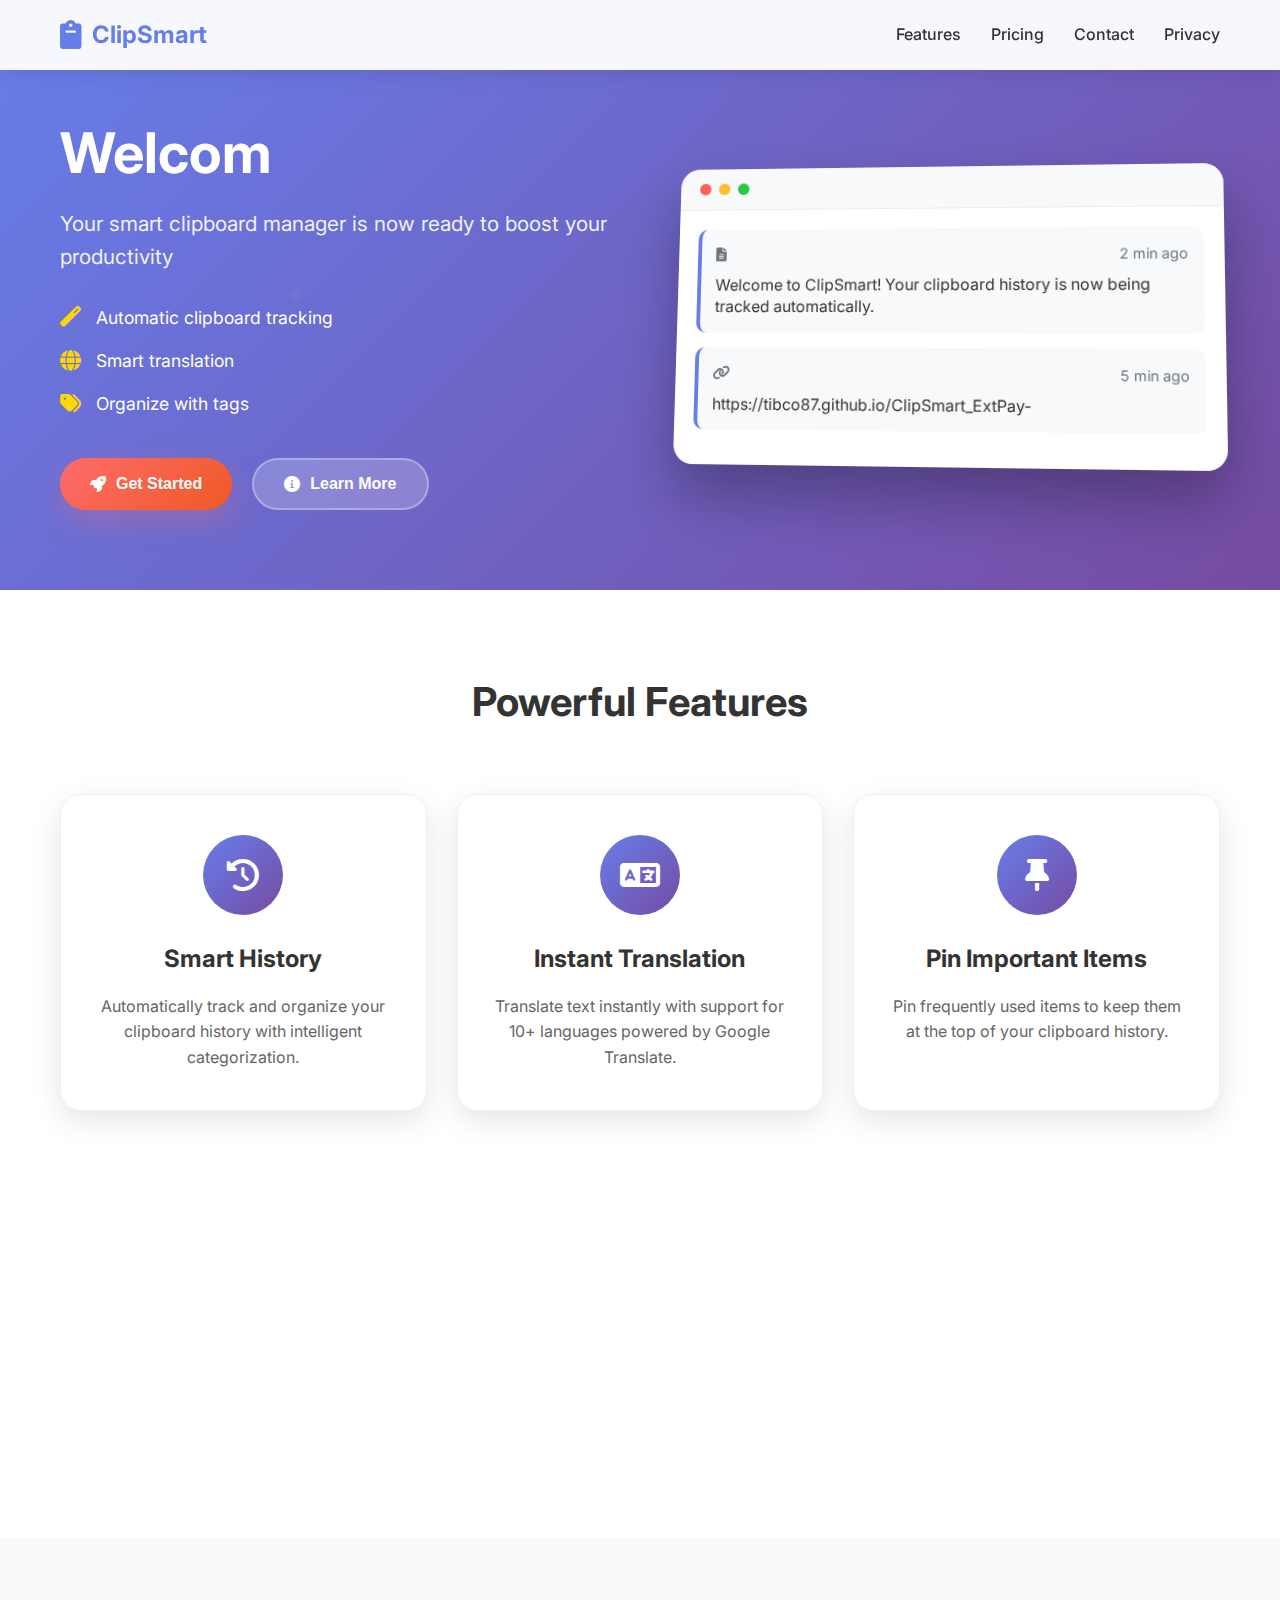
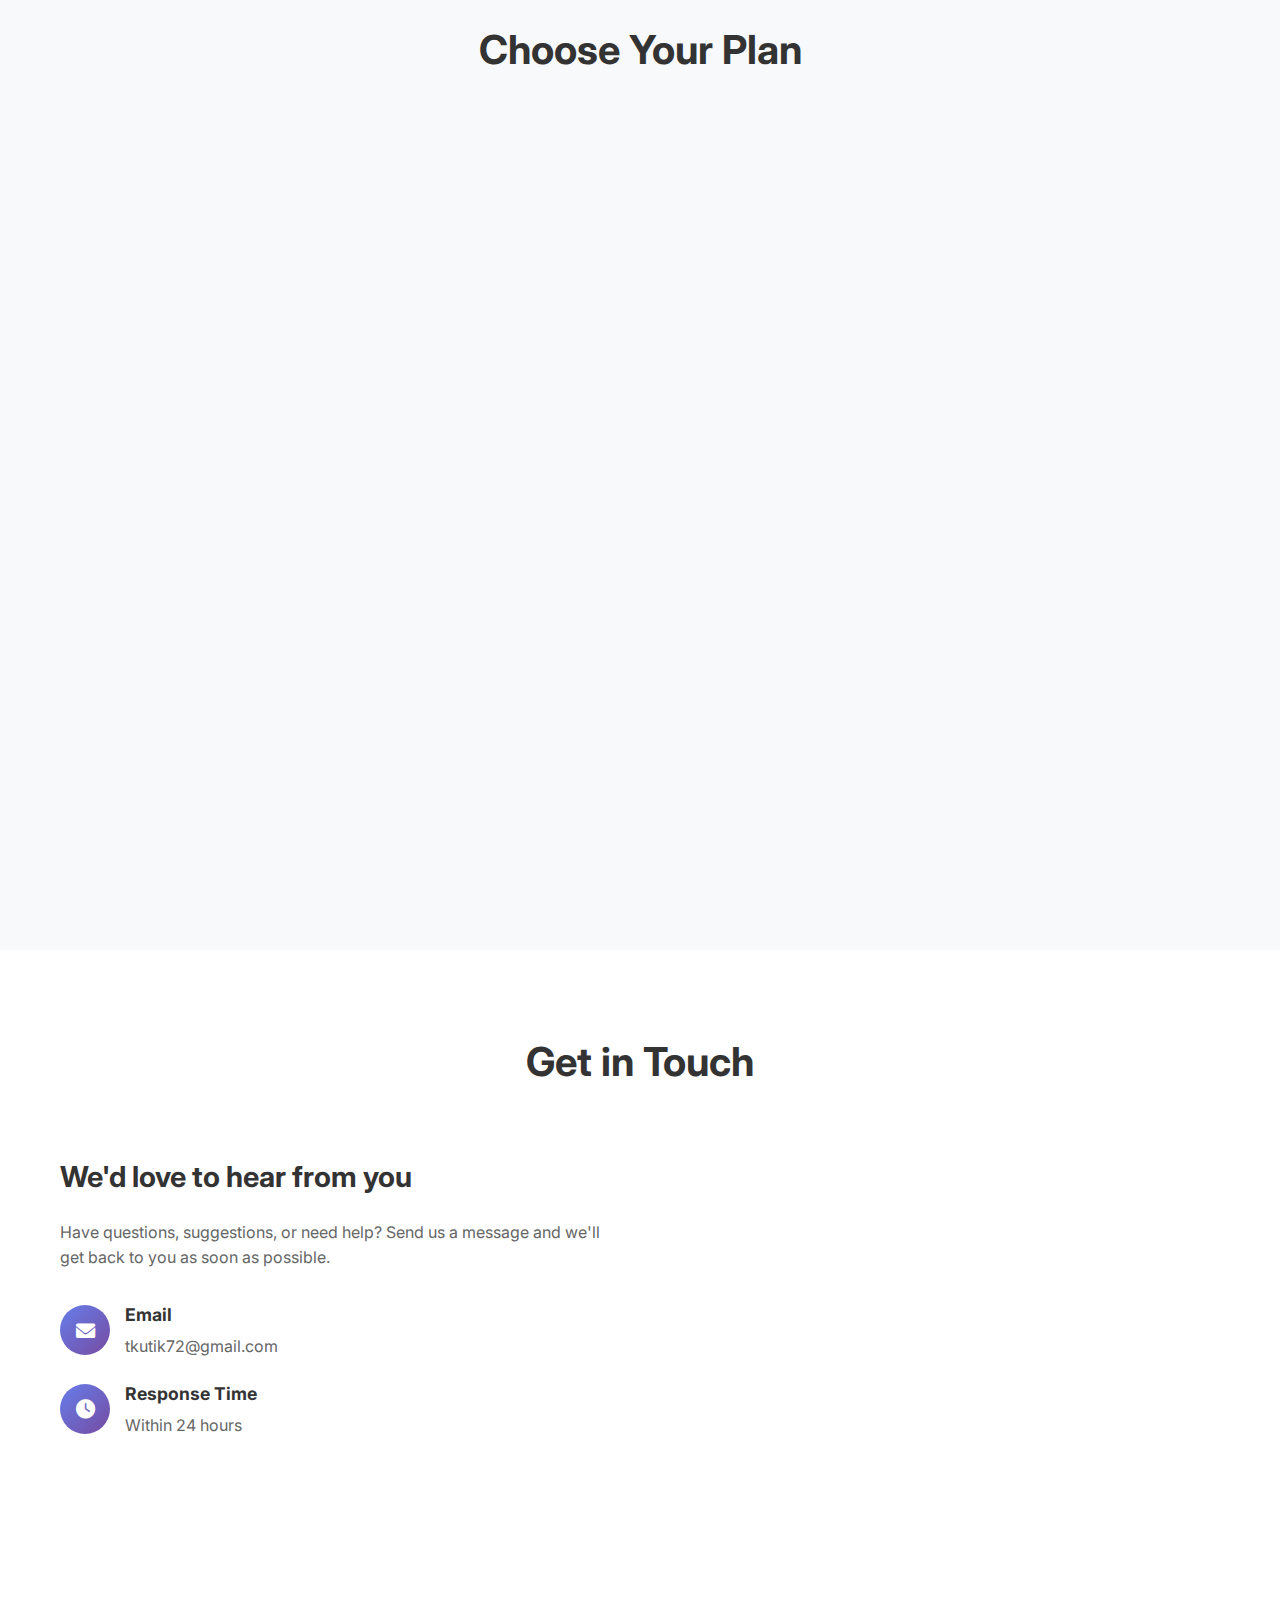
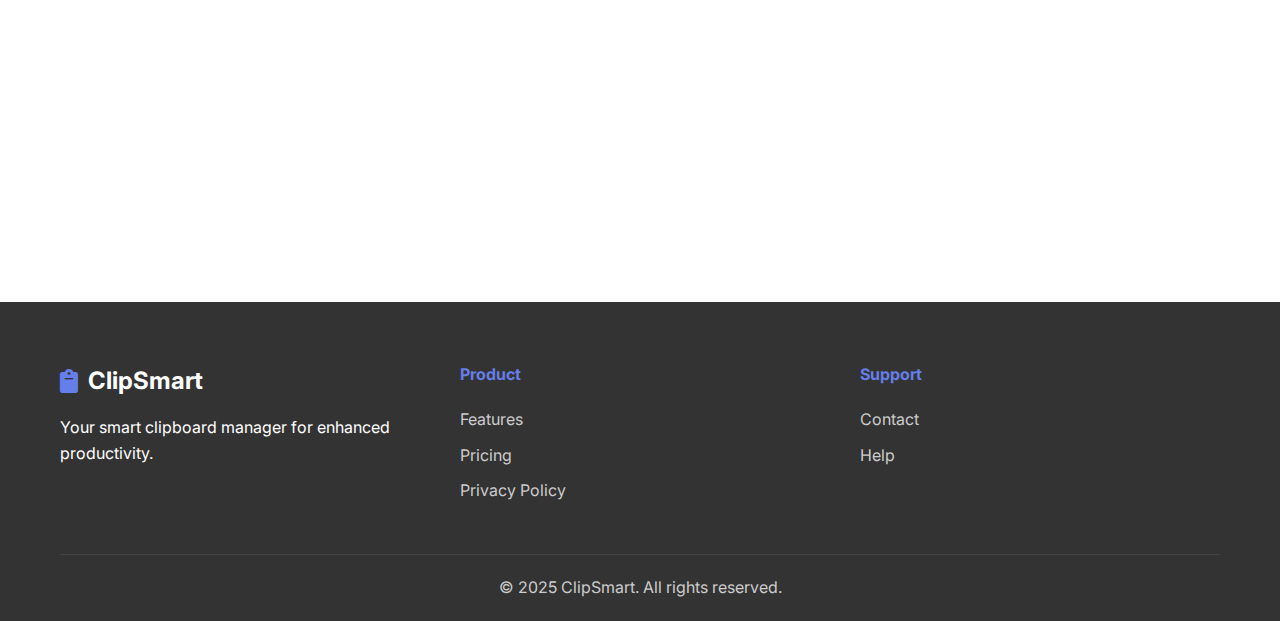
<file: index.html>
<!DOCTYPE html>
<html lang="en">
<head>
    <meta charset="UTF-8">
    <meta name="viewport" content="width=device-width, initial-scale=1.0">
    <title>Welcome to ClipSmart - Smart Clipboard Manager</title>
    <link rel="stylesheet" href="welcome.css">
    <link href="https://fonts.googleapis.com/css2?family=Inter:wght@300;400;500;600;700&display=swap" rel="stylesheet">
    <link rel="stylesheet" href="https://cdnjs.cloudflare.com/ajax/libs/font-awesome/6.0.0/css/all.min.css">
</head>
<body>
    <!-- Navigation -->
    <nav class="navbar">
        <div class="nav-container">
            <div class="nav-logo">
                <i class="fas fa-clipboard"></i>
                <span>ClipSmart</span>
            </div>
            <div class="nav-links">
                <a href="#features">Features</a>
                <a href="#pricing">Pricing</a>
                <a href="#contact">Contact</a>
                <a href="privacy.html" target="_blank">Privacy</a>
            </div>
        </div>
    </nav>

    <!-- Hero Section -->
    <section class="hero">
        <div class="hero-container">
            <div class="hero-content">
                <h1>Welcome to ClipSmart! 🎉</h1>
                <p class="hero-subtitle">Your smart clipboard manager is now ready to boost your productivity</p>
                <div class="hero-features">
                    <div class="feature-item">
                        <i class="fas fa-magic"></i>
                        <span>Automatic clipboard tracking</span>
                    </div>
                    <div class="feature-item">
                        <i class="fas fa-globe"></i>
                        <span>Smart translation</span>
                    </div>
                    <div class="feature-item">
                        <i class="fas fa-tags"></i>
                        <span>Organize with tags</span>
                    </div>
                </div>
                <div class="hero-actions">
                    <button class="btn-primary" onclick="openExtension()">
                        <i class="fas fa-rocket"></i>
                        Get Started
                    </button>
                    <button class="btn-secondary" onclick="scrollToFeatures()">
                        <i class="fas fa-info-circle"></i>
                        Learn More
                    </button>
                </div>
            </div>
            <div class="hero-image">
                <div class="mockup">
                    <div class="mockup-header">
                        <div class="mockup-dots">
                            <span></span>
                            <span></span>
                            <span></span>
                        </div>
                    </div>
                    <div class="mockup-content">
                        <div class="clipboard-item">
                            <div class="item-header">
                                <i class="fas fa-file-text"></i>
                                <span>2 min ago</span>
                            </div>
                            <div class="item-text">Welcome to ClipSmart! Your clipboard history is now being tracked automatically.</div>
                        </div>
                        <div class="clipboard-item">
                            <div class="item-header">
                                <i class="fas fa-link"></i>
                                <span>5 min ago</span>
                            </div>
                            <div class="item-text">https://tibco87.github.io/ClipSmart_ExtPay-</div>
                        </div>
                    </div>
                </div>
            </div>
        </div>
    </section>

    <!-- Features Section -->
    <section id="features" class="features">
        <div class="container">
            <h2>Powerful Features</h2>
            <div class="features-grid">
                <div class="feature-card">
                    <div class="feature-icon">
                        <i class="fas fa-history"></i>
                    </div>
                    <h3>Smart History</h3>
                    <p>Automatically track and organize your clipboard history with intelligent categorization.</p>
                </div>
                <div class="feature-card">
                    <div class="feature-icon">
                        <i class="fas fa-language"></i>
                    </div>
                    <h3>Instant Translation</h3>
                    <p>Translate text instantly with support for 10+ languages powered by Google Translate.</p>
                </div>
                <div class="feature-card">
                    <div class="feature-icon">
                        <i class="fas fa-thumbtack"></i>
                    </div>
                    <h3>Pin Important Items</h3>
                    <p>Pin frequently used items to keep them at the top of your clipboard history.</p>
                </div>
                <div class="feature-card">
                    <div class="feature-icon">
                        <i class="fas fa-search"></i>
                    </div>
                    <h3>Smart Search</h3>
                    <p>Find any clipboard item instantly with powerful search and filtering capabilities.</p>
                </div>
                <div class="feature-card">
                    <div class="feature-icon">
                        <i class="fas fa-palette"></i>
                    </div>
                    <h3>Dark Mode</h3>
                    <p>Switch between light and dark themes to match your preferences and reduce eye strain.</p>
                </div>
                <div class="feature-card">
                    <div class="feature-icon">
                        <i class="fas fa-keyboard"></i>
                    </div>
                    <h3>Keyboard Shortcuts</h3>
                    <p>Access your clipboard quickly with customizable keyboard shortcuts.</p>
                </div>
            </div>
        </div>
    </section>

    <!-- Pricing Section -->
    <section id="pricing" class="pricing">
        <div class="container">
            <h2>Choose Your Plan</h2>
            <div class="pricing-grid">
                <div class="pricing-card">
                    <div class="pricing-header">
                        <h3>Free</h3>
                        <div class="price">$0</div>
                        <p>Perfect for getting started</p>
                    </div>
                    <ul class="pricing-features">
                        <li><i class="fas fa-check"></i> 20 clipboard items</li>
                        <li><i class="fas fa-check"></i> 5 translations per month</li>
                        <li><i class="fas fa-check"></i> Basic search</li>
                        <li><i class="fas fa-check"></i> Dark/Light theme</li>
                        <li><i class="fas fa-check"></i> Keyboard shortcuts</li>
                    </ul>
                </div>
                <div class="pricing-card featured">
                    <div class="pricing-badge">Most Popular</div>
                    <div class="pricing-header">
                        <h3>Pro</h3>
                        <div class="price">€3.99<span>/month</span></div>
                        <p>For power users and professionals</p>
                    </div>
                    <ul class="pricing-features">
                        <li><i class="fas fa-check"></i> Unlimited clipboard items</li>
                        <li><i class="fas fa-check"></i> Unlimited translations</li>
                        <li><i class="fas fa-check"></i> Advanced search & filters</li>
                        <li><i class="fas fa-check"></i> Smart tagging system</li>
                        <li><i class="fas fa-check"></i> Export to TXT/CSV/JSON</li>
                        <li><i class="fas fa-check"></i> Priority support</li>
                        <li><i class="fas fa-check"></i> Auto-cleanup settings</li>
                        <li><i class="fas fa-check"></i> Multi-language support</li>
                    </ul>
                    <button class="btn-primary" onclick="upgradeToPro()">
                        <i class="fas fa-crown"></i>
                        Upgrade to Pro
                    </button>
                </div>
            </div>
        </div>
    </section>

    <!-- Contact Section -->
    <section id="contact" class="contact">
        <div class="container">
            <h2>Get in Touch</h2>
            <div class="contact-content">
                <div class="contact-info">
                    <h3>We'd love to hear from you</h3>
                    <p>Have questions, suggestions, or need help? Send us a message and we'll get back to you as soon as possible.</p>
                    <div class="contact-methods">
                        <div class="contact-method">
                            <i class="fas fa-envelope"></i>
                            <div>
                                <h4>Email</h4>
                                <p>tkutik72@gmail.com</p>
                            </div>
                        </div>
                        <div class="contact-method">
                            <i class="fas fa-clock"></i>
                            <div>
                                <h4>Response Time</h4>
                                <p>Within 24 hours</p>
                            </div>
                        </div>
                    </div>
                </div>
                <form class="contact-form" id="contactForm" action="https://formspree.io/f/mqalbkko" method="POST">
                    <div class="form-group">
                        <label for="name">Name</label>
                        <input type="text" id="name" name="name" required>
                    </div>
                    <div class="form-group">
                        <label for="email">Email</label>
                        <input type="email" id="email" name="email" required>
                    </div>
                    <div class="form-group">
                        <label for="subject">Subject</label>
                        <select id="subject" name="subject" required>
                            <option value="">Select a subject</option>
                            <option value="general">General Question</option>
                            <option value="support">Technical Support</option>
                            <option value="feature">Feature Request</option>
                            <option value="bug">Bug Report</option>
                            <option value="billing">Billing Question</option>
                        </select>
                    </div>
                    <div class="form-group">
                        <label for="message">Message</label>
                        <textarea id="message" name="message" rows="5" required></textarea>
                    </div>
                    <button type="submit" class="btn-primary">
                        <i class="fas fa-paper-plane"></i>
                        Send Message
                    </button>
                </form>
            </div>
        </div>
    </section>

    <!-- Footer -->
    <footer class="footer">
        <div class="container">
            <div class="footer-content">
                <div class="footer-section">
                    <div class="footer-logo">
                        <i class="fas fa-clipboard"></i>
                        <span>ClipSmart</span>
                    </div>
                    <p>Your smart clipboard manager for enhanced productivity.</p>
                </div>
                <div class="footer-section">
                    <h4>Product</h4>
                    <ul>
                        <li><a href="#features">Features</a></li>
                        <li><a href="#pricing">Pricing</a></li>
                        <li><a href="privacy.html" target="_blank">Privacy Policy</a></li>
                    </ul>
                </div>
                <div class="footer-section">
                    <h4>Support</h4>
                    <ul>
                        <li><a href="#contact">Contact</a></li>
                        <li><a href="#" onclick="openExtension()">Help</a></li>
                    </ul>
                </div>
            </div>
            <div class="footer-bottom">
                <p>&copy; 2025 ClipSmart. All rights reserved.</p>
            </div>
        </div>
    </footer>

    <script src="welcome.js"></script>
</body>
</html>
</file>
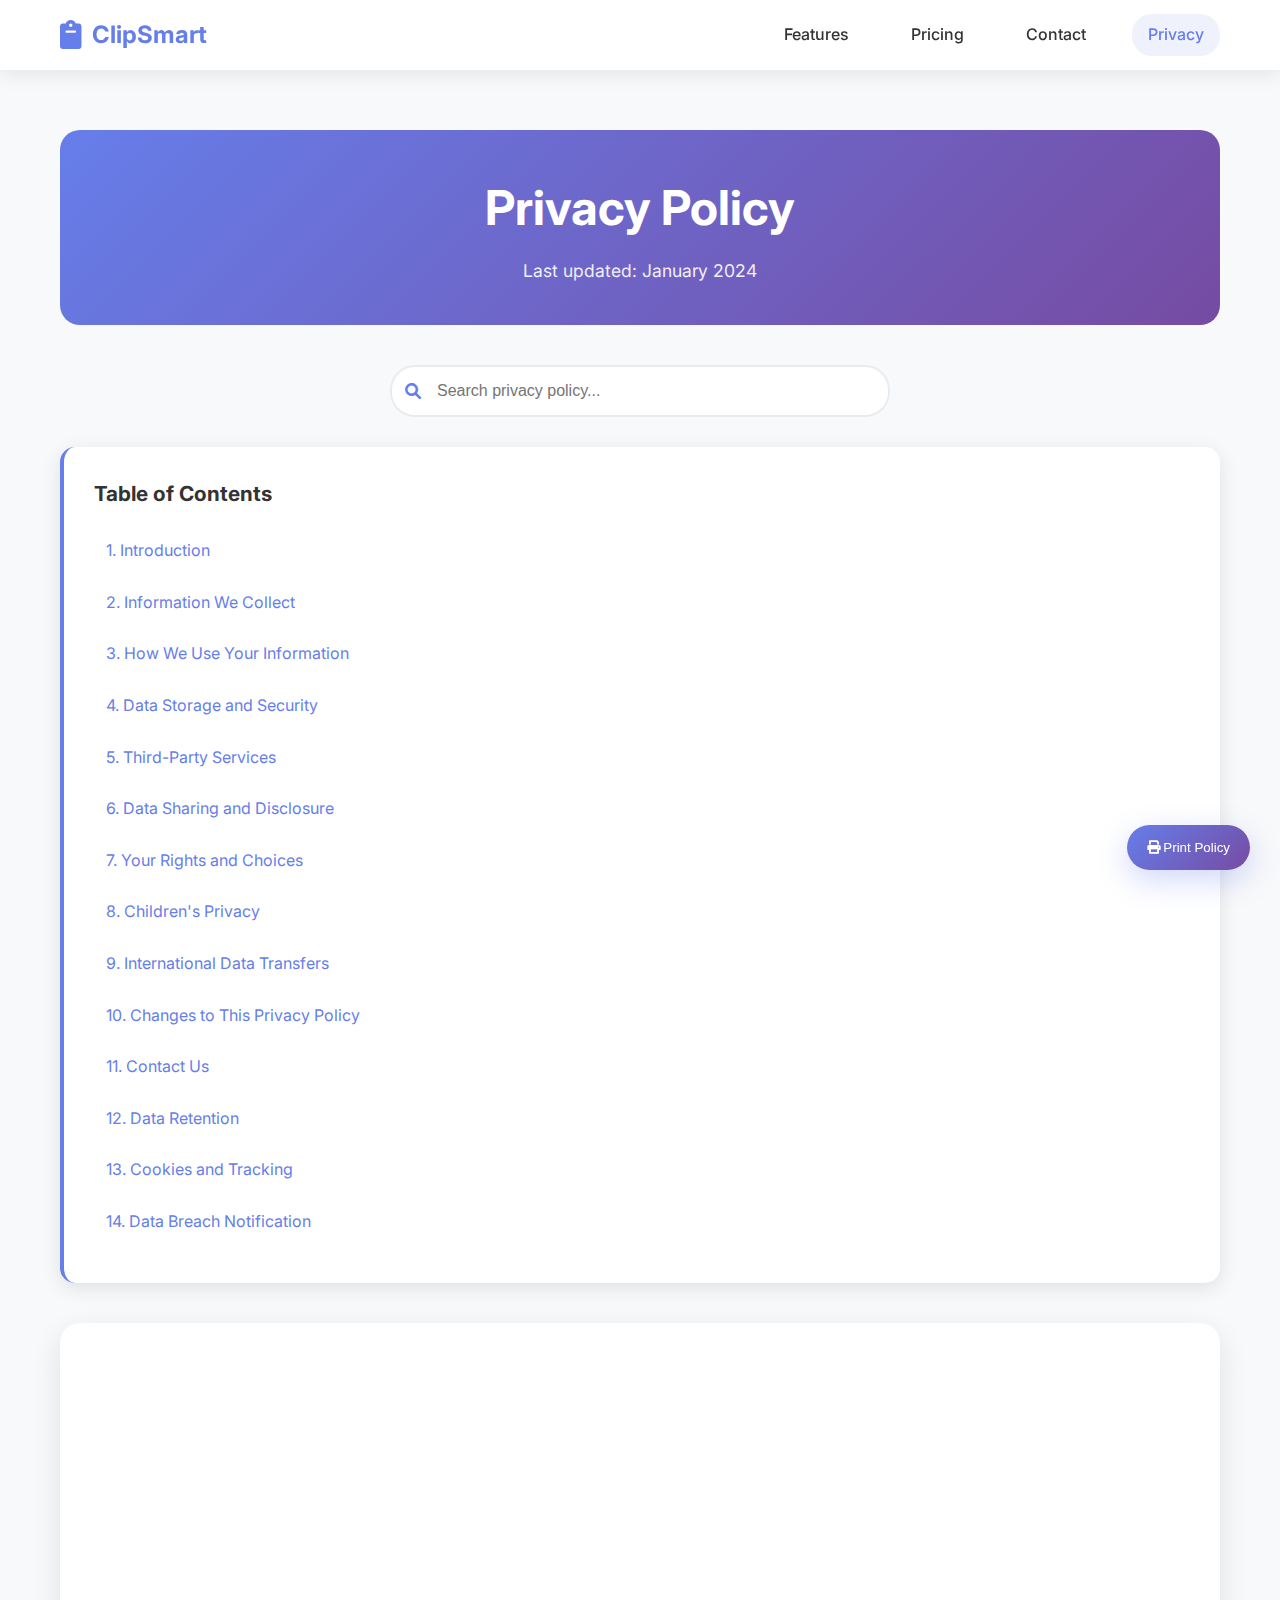
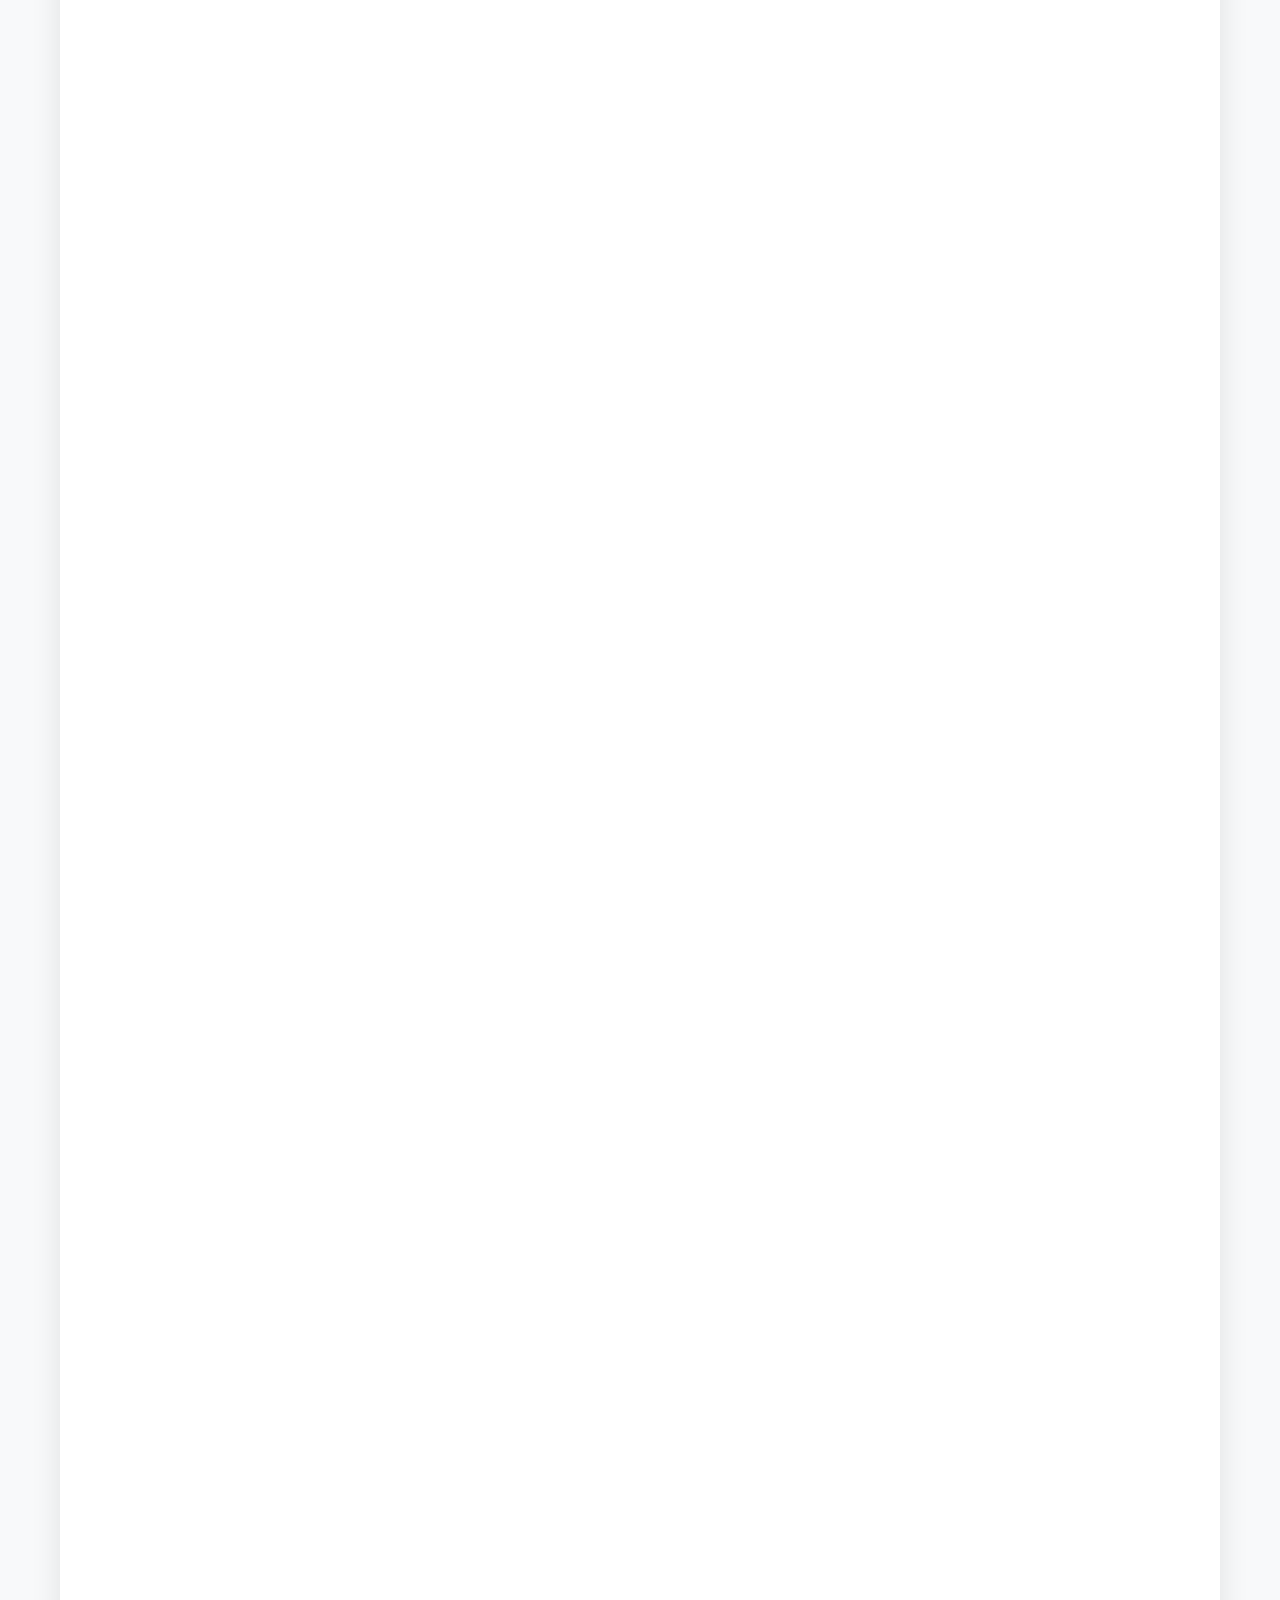
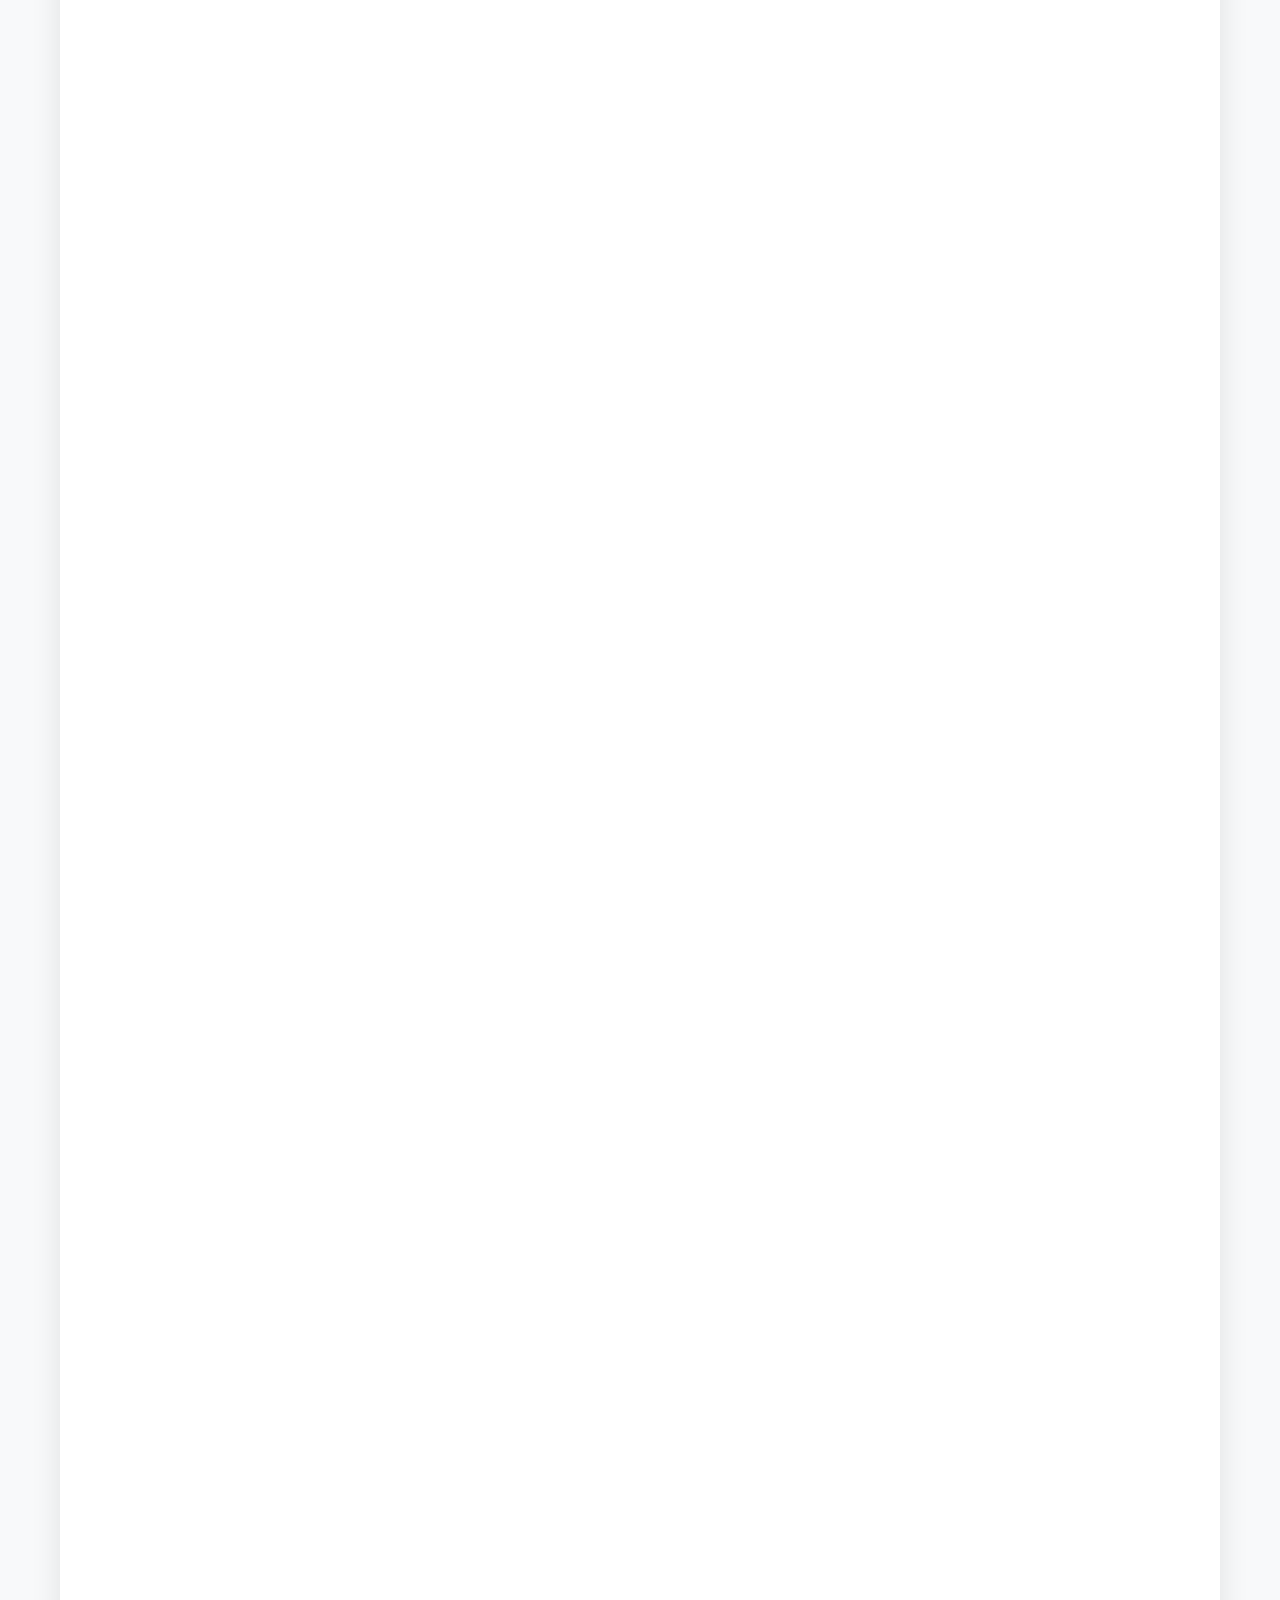
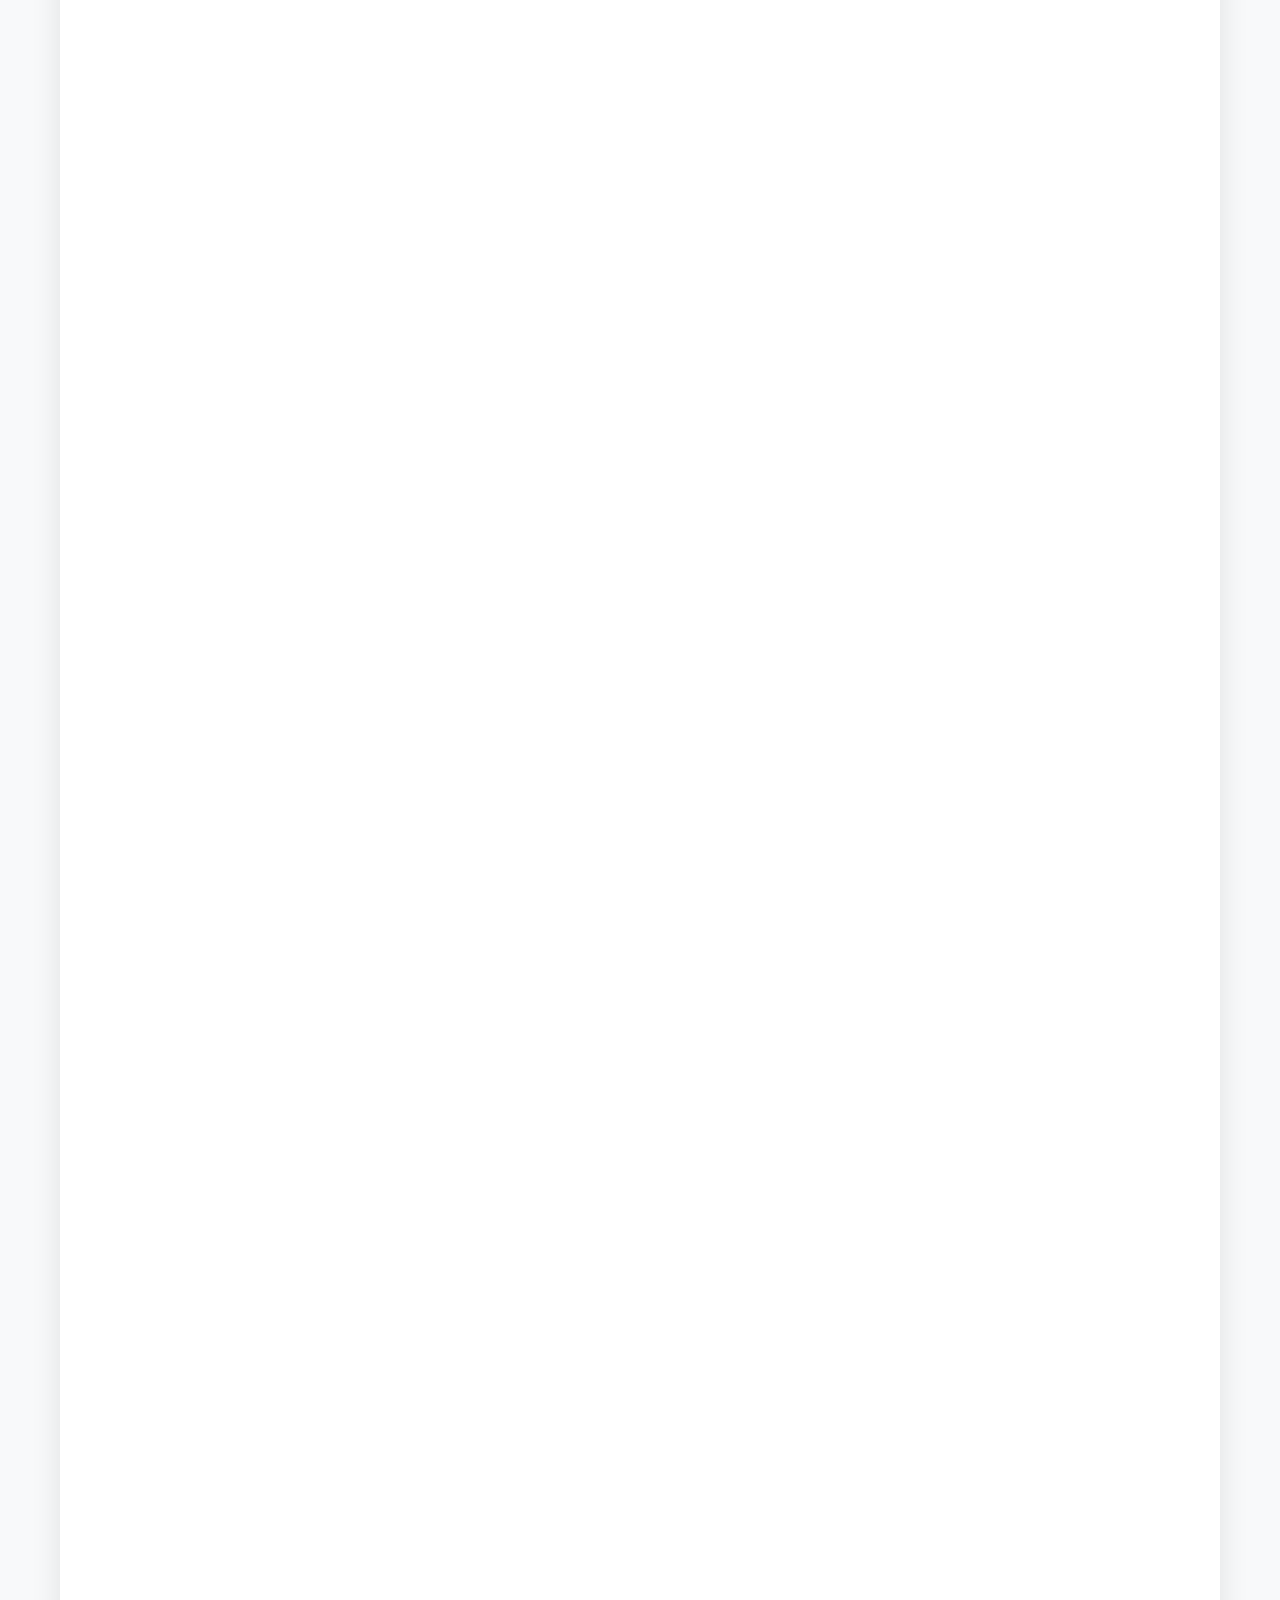
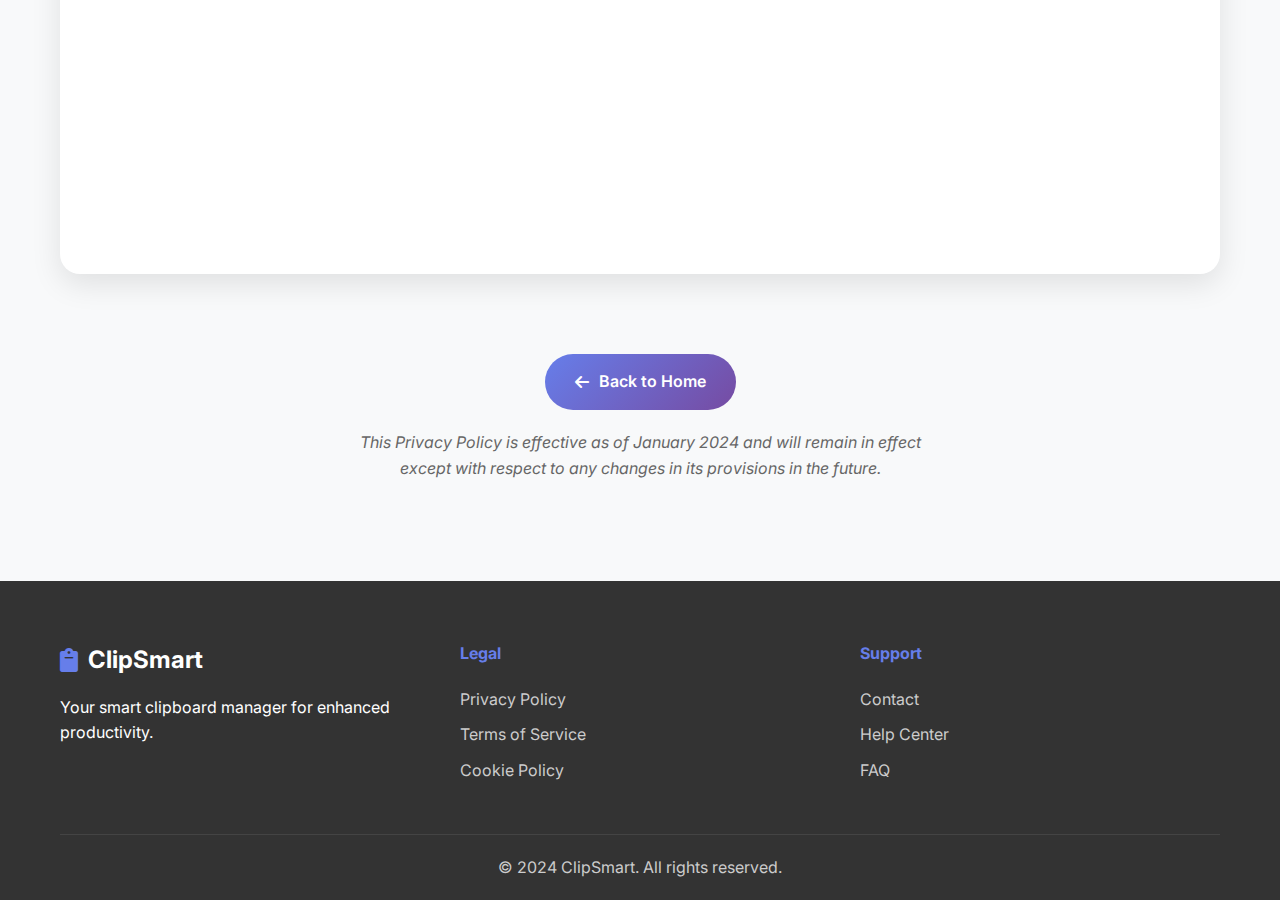
<file: privacy.html>
<!DOCTYPE html>
<html lang="en">
<head>
    <meta charset="UTF-8">
    <meta name="viewport" content="width=device-width, initial-scale=1.0">
    <title>Privacy Policy - ClipSmart</title>
    <link rel="stylesheet" href="privacy.css">
    <link href="https://fonts.googleapis.com/css2?family=Inter:wght@300;400;500;600;700&display=swap" rel="stylesheet">
    <link rel="stylesheet" href="https://cdnjs.cloudflare.com/ajax/libs/font-awesome/6.0.0/css/all.min.css">
</head>
<body>
    <!-- Navigation -->
    <nav class="navbar">
        <div class="nav-container">
            <div class="nav-logo">
                <a href="welcome.html">
                    <i class="fas fa-clipboard"></i>
                    <span>ClipSmart</span>
                </a>
            </div>
            <div class="nav-links">
                <a href="welcome.html#features">Features</a>
                <a href="welcome.html#pricing">Pricing</a>
                <a href="welcome.html#contact">Contact</a>
                <a href="privacy.html" class="active">Privacy</a>
            </div>
        </div>
    </nav>

    <!-- Main Content -->
    <main class="main-content">
        <div class="container">
            <div class="privacy-header">
                <h1>Privacy Policy</h1>
                <p class="last-updated">Last updated: January 2024</p>
            </div>

            <div class="privacy-content">
                <section class="privacy-section">
                    <h2>1. Introduction</h2>
                    <p>Welcome to ClipSmart ("we," "our," or "us"). We are committed to protecting your privacy and ensuring the security of your personal information. This Privacy Policy explains how we collect, use, disclose, and safeguard your information when you use our ClipSmart browser extension.</p>
                    
                    <p>By using ClipSmart, you agree to the collection and use of information in accordance with this policy. If you do not agree with our policies and practices, please do not use our extension.</p>
                </section>

                <section class="privacy-section">
                    <h2>2. Information We Collect</h2>
                    
                    <h3>2.1 Clipboard Data</h3>
                    <p>ClipSmart automatically tracks and stores your clipboard history to provide its core functionality. This includes:</p>
                    <ul>
                        <li>Text content you copy to your clipboard</li>
                        <li>Timestamps of when items were copied</li>
                        <li>Metadata about clipboard items (type, character count)</li>
                    </ul>
                    
                    <h3>2.2 User Preferences</h3>
                    <p>We store your extension preferences locally, including:</p>
                    <ul>
                        <li>Theme preferences (light/dark mode)</li>
                        <li>Language settings</li>
                        <li>Auto-delete settings</li>
                        <li>Translation language preferences</li>
                    </ul>
                    
                    <h3>2.3 Payment Information</h3>
                    <p>For Pro subscriptions, we use ExtensionPay and Stripe to process payments. We do not store your payment information directly. Payment data is handled securely by our third-party payment processors.</p>
                    
                    <h3>2.4 Usage Analytics</h3>
                    <p>We may collect anonymous usage statistics to improve our service, including:</p>
                    <ul>
                        <li>Feature usage patterns</li>
                        <li>Error reports</li>
                        <li>Performance metrics</li>
                    </ul>
                </section>

                <section class="privacy-section">
                    <h2>3. How We Use Your Information</h2>
                    
                    <p>We use the collected information for the following purposes:</p>
                    <ul>
                        <li><strong>Core Functionality:</strong> To provide clipboard history management and organization features</li>
                        <li><strong>Translation Services:</strong> To translate text using Google Translate API when requested</li>
                        <li><strong>Personalization:</strong> To customize your experience based on your preferences</li>
                        <li><strong>Payment Processing:</strong> To handle Pro subscription payments and manage your account</li>
                        <li><strong>Service Improvement:</strong> To analyze usage patterns and improve our extension</li>
                        <li><strong>Support:</strong> To provide customer support and respond to your inquiries</li>
                    </ul>
                </section>

                <section class="privacy-section">
                    <h2>4. Data Storage and Security</h2>
                    
                    <h3>4.1 Local Storage</h3>
                    <p>Your clipboard data and preferences are stored locally on your device using Chrome's storage API. This means:</p>
                    <ul>
                        <li>Your data never leaves your device unless you explicitly use features that require internet access</li>
                        <li>Data is encrypted and protected by your browser's security measures</li>
                        <li>You have full control over your data and can delete it at any time</li>
                    </ul>
                    
                    <h3>4.2 Cloud Storage (Pro Users)</h3>
                    <p>Pro users may have the option to sync their clipboard data across devices. If enabled:</p>
                    <ul>
                        <li>Data is encrypted before transmission</li>
                        <li>We use secure cloud storage providers</li>
                        <li>You can disable sync at any time</li>
                    </ul>
                    
                    <h3>4.3 Security Measures</h3>
                    <p>We implement appropriate security measures to protect your information:</p>
                    <ul>
                        <li>Data encryption in transit and at rest</li>
                        <li>Secure API communications</li>
                        <li>Regular security audits</li>
                        <li>Access controls and authentication</li>
                    </ul>
                </section>

                <section class="privacy-section">
                    <h2>5. Third-Party Services</h2>
                    
                    <p>We use the following third-party services:</p>
                    
                    <h3>5.1 Google Translate API</h3>
                    <p>For translation features, we send text to Google Translate API. Google's privacy policy applies to this data.</p>
                    
                    <h3>5.2 ExtensionPay</h3>
                    <p>For payment processing, we use ExtensionPay. Their privacy policy applies to payment-related data.</p>
                    
                    <h3>5.3 Stripe</h3>
                    <p>For payment processing, we use Stripe. Their privacy policy applies to payment-related data.</p>
                </section>

                <section class="privacy-section">
                    <h2>6. Data Sharing and Disclosure</h2>
                    
                    <p>We do not sell, trade, or otherwise transfer your personal information to third parties except in the following circumstances:</p>
                    <ul>
                        <li><strong>Service Providers:</strong> We may share data with trusted third-party service providers who assist us in operating our service</li>
                        <li><strong>Legal Requirements:</strong> We may disclose information if required by law or to protect our rights and safety</li>
                        <li><strong>Business Transfers:</strong> In the event of a merger or acquisition, user information may be transferred</li>
                        <li><strong>Consent:</strong> We may share information with your explicit consent</li>
                    </ul>
                </section>

                <section class="privacy-section">
                    <h2>7. Your Rights and Choices</h2>
                    
                    <p>You have the following rights regarding your personal information:</p>
                    <ul>
                        <li><strong>Access:</strong> You can view your stored clipboard data through the extension</li>
                        <li><strong>Deletion:</strong> You can delete individual items or clear all data</li>
                        <li><strong>Export:</strong> Pro users can export their data in various formats</li>
                        <li><strong>Opt-out:</strong> You can disable features that require internet access</li>
                        <li><strong>Uninstall:</strong> Removing the extension deletes all local data</li>
                    </ul>
                </section>

                <section class="privacy-section">
                    <h2>8. Children's Privacy</h2>
                    
                    <p>ClipSmart is not intended for use by children under the age of 13. We do not knowingly collect personal information from children under 13. If you are a parent or guardian and believe your child has provided us with personal information, please contact us immediately.</p>
                </section>

                <section class="privacy-section">
                    <h2>9. International Data Transfers</h2>
                    
                    <p>Your information may be transferred to and processed in countries other than your own. We ensure that such transfers comply with applicable data protection laws and implement appropriate safeguards to protect your information.</p>
                </section>

                <section class="privacy-section">
                    <h2>10. Changes to This Privacy Policy</h2>
                    
                    <p>We may update this Privacy Policy from time to time. We will notify you of any changes by:</p>
                    <ul>
                        <li>Posting the new Privacy Policy on this page</li>
                        <li>Updating the "Last updated" date</li>
                        <li>Sending a notification through the extension (for significant changes)</li>
                    </ul>
                    
                    <p>Your continued use of ClipSmart after any changes constitutes acceptance of the updated Privacy Policy.</p>
                </section>

                <section class="privacy-section">
                    <h2>11. Contact Us</h2>
                    
                    <p>If you have any questions about this Privacy Policy or our data practices, please contact us:</p>
                    
                    <div class="contact-info">
                        <div class="contact-item">
                            <i class="fas fa-envelope"></i>
                            <div>
                                <strong>Email:</strong>
                                <p>privacy@clipsmart.app</p>
                            </div>
                        </div>
                        <div class="contact-item">
                            <i class="fas fa-globe"></i>
                            <div>
                                <strong>Website:</strong>
                                <p>https://clipsmart.app</p>
                            </div>
                        </div>
                        <div class="contact-item">
                            <i class="fas fa-clock"></i>
                            <div>
                                <strong>Response Time:</strong>
                                <p>Within 48 hours</p>
                            </div>
                        </div>
                    </div>
                </section>

                <section class="privacy-section">
                    <h2>12. Data Retention</h2>
                    
                    <p>We retain your information for as long as necessary to provide our services:</p>
                    <ul>
                        <li><strong>Local Data:</strong> Stored until you delete it or uninstall the extension</li>
                        <li><strong>Account Data:</strong> Retained while your account is active</li>
                        <li><strong>Payment Data:</strong> Retained as required by law and for billing purposes</li>
                        <li><strong>Analytics Data:</strong> Retained for up to 2 years in anonymized form</li>
                    </ul>
                </section>

                <section class="privacy-section">
                    <h2>13. Cookies and Tracking</h2>
                    
                    <p>ClipSmart does not use cookies or traditional web tracking technologies. However, we may use browser storage APIs to store your preferences and clipboard data locally on your device.</p>
                </section>

                <section class="privacy-section">
                    <h2>14. Data Breach Notification</h2>
                    
                    <p>In the unlikely event of a data breach that affects your personal information, we will:</p>
                    <ul>
                        <li>Notify you within 72 hours of discovering the breach</li>
                        <li>Provide details about what information was affected</li>
                        <li>Outline steps we're taking to address the breach</li>
                        <li>Provide guidance on steps you can take to protect yourself</li>
                    </ul>
                </section>
            </div>

            <div class="privacy-footer">
                <a href="welcome.html" class="btn-back">
                    <i class="fas fa-arrow-left"></i>
                    Back to Home
                </a>
                <p class="footer-note">
                    This Privacy Policy is effective as of January 2024 and will remain in effect except with respect to any changes in its provisions in the future.
                </p>
            </div>
        </div>
    </main>

    <!-- Footer -->
    <footer class="footer">
        <div class="container">
            <div class="footer-content">
                <div class="footer-section">
                    <div class="footer-logo">
                        <i class="fas fa-clipboard"></i>
                        <span>ClipSmart</span>
                    </div>
                    <p>Your smart clipboard manager for enhanced productivity.</p>
                </div>
                <div class="footer-section">
                    <h4>Legal</h4>
                    <ul>
                        <li><a href="privacy.html">Privacy Policy</a></li>
                        <li><a href="#">Terms of Service</a></li>
                        <li><a href="#">Cookie Policy</a></li>
                    </ul>
                </div>
                <div class="footer-section">
                    <h4>Support</h4>
                    <ul>
                        <li><a href="welcome.html#contact">Contact</a></li>
                        <li><a href="#">Help Center</a></li>
                        <li><a href="#">FAQ</a></li>
                    </ul>
                </div>
            </div>
            <div class="footer-bottom">
                <p>&copy; 2024 ClipSmart. All rights reserved.</p>
            </div>
        </div>
    </footer>

    <script src="privacy.js"></script>
</body>
</html>
</file>
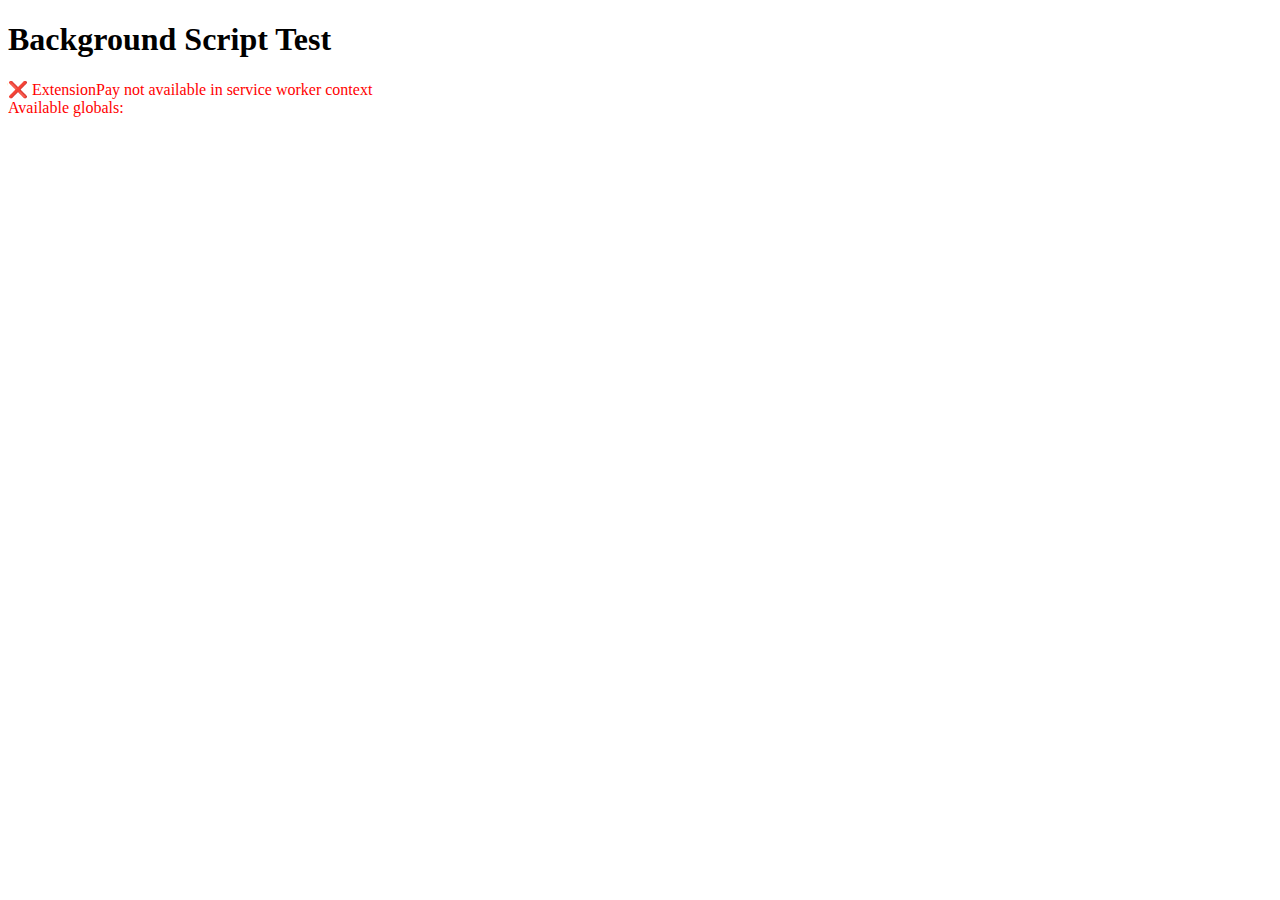
<file: test-background.html>
<!DOCTYPE html>
<html lang="en">
<head>
    <meta charset="UTF-8">
    <meta name="viewport" content="width=device-width, initial-scale=1.0">
    <title>Background Script Test</title>
</head>
<body>
    <h1>Background Script Test</h1>
    <div id="status">Testing...</div>
    
    <script>
        // Simulate service worker environment
        const self = {};
        
        // Load ExtensionPay
        const script1 = document.createElement('script');
        script1.src = 'extensionpay-config.js';
        document.head.appendChild(script1);
        
        script1.onload = () => {
            const script2 = document.createElement('script');
            script2.src = 'js/extpay.js';
            document.head.appendChild(script2);
            
            script2.onload = () => {
                const statusDiv = document.getElementById('status');
                
                try {
                    if (typeof self.ExtPay !== 'undefined') {
                        statusDiv.innerHTML = '✅ ExtensionPay available in service worker context<br>';
                        statusDiv.innerHTML += '✅ Background script should work correctly';
                        statusDiv.style.color = 'green';
                    } else {
                        statusDiv.innerHTML = '❌ ExtensionPay not available in service worker context<br>';
                        statusDiv.innerHTML += 'Available globals: ' + Object.keys(self).filter(key => key.includes('Ext')).join(', ');
                        statusDiv.style.color = 'red';
                    }
                } catch (error) {
                    statusDiv.innerHTML = '❌ Error: ' + error.message;
                    statusDiv.style.color = 'red';
                }
            };
        };
    </script>
</body>
</html>
</file>
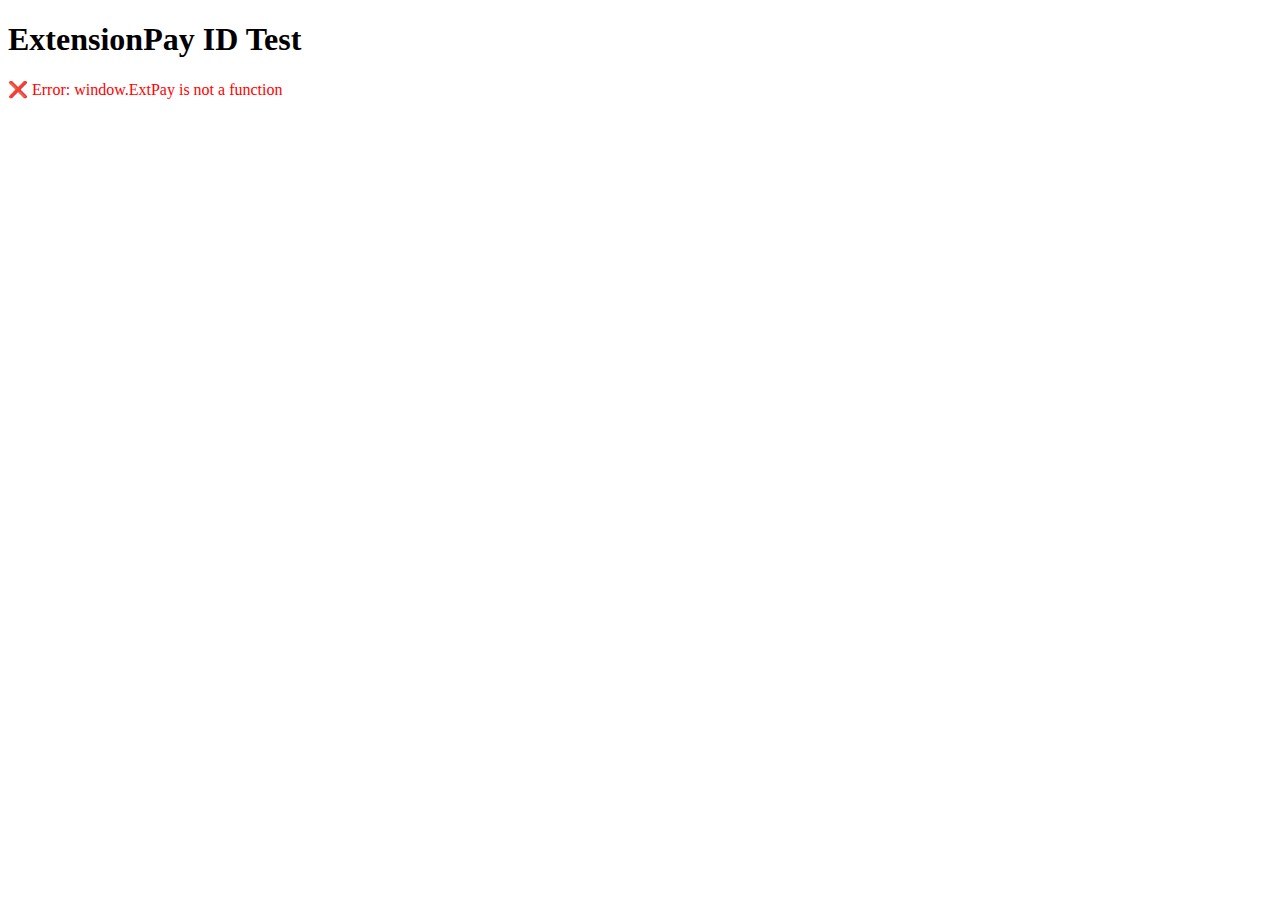
<file: test-extension-id.html>
<!DOCTYPE html>
<html lang="en">
<head>
    <meta charset="UTF-8">
    <meta name="viewport" content="width=device-width, initial-scale=1.0">
    <title>ExtensionPay ID Test</title>
</head>
<body>
    <h1>ExtensionPay ID Test</h1>
    <div id="status">Testing...</div>
    <button id="testPayment" style="display: none;">Test Payment</button>
    
    <script src="extensionpay-config.js"></script>
    <script src="js/extpay.js"></script>
    <script>
        document.addEventListener('DOMContentLoaded', async () => {
            const statusDiv = document.getElementById('status');
            const testButton = document.getElementById('testPayment');
            
            try {
                // Test ExtensionPay with dashboard ID
                const dashboardId = 'biijlghfcgccgokncemdmjodpelojhki';
                const extpay = window.ExtPay(dashboardId);
                
                statusDiv.innerHTML = `
                    <h3>ExtensionPay Configuration:</h3>
                    <p><strong>Dashboard ID:</strong> ${dashboardId}</p>
                    <p><strong>Config ID:</strong> ${window.EXTPAY_CONFIG?.extensionId || 'Not found'}</p>
                    <p><strong>ExtPay Available:</strong> ${typeof window.ExtPay}</p>
                `;
                
                // Test getting user
                try {
                    const user = await extpay.getUser();
                    statusDiv.innerHTML += `
                        <h3>User Data:</h3>
                        <pre>${JSON.stringify(user, null, 2)}</pre>
                    `;
                } catch (error) {
                    statusDiv.innerHTML += `
                        <h3>User Data Error:</h3>
                        <p style="color: red;">${error.message}</p>
                    `;
                }
                
                // Test getting plans
                try {
                    const plans = await extpay.getPlans();
                    statusDiv.innerHTML += `
                        <h3>Available Plans:</h3>
                        <pre>${JSON.stringify(plans, null, 2)}</pre>
                    `;
                } catch (error) {
                    statusDiv.innerHTML += `
                        <h3>Plans Error:</h3>
                        <p style="color: red;">${error.message}</p>
                    `;
                }
                
                // Show test button
                testButton.style.display = 'block';
                
                // Test payment button
                testButton.addEventListener('click', async () => {
                    try {
                        console.log('Testing payment page...');
                        await extpay.openPaymentPage('clipsmart-pro');
                        console.log('Payment page opened successfully');
                        statusDiv.innerHTML += '<p style="color: green;">✅ Payment page opened successfully!</p>';
                    } catch (error) {
                        console.error('Payment test error:', error);
                        statusDiv.innerHTML += `<p style="color: red;">❌ Payment error: ${error.message}</p>`;
                    }
                });
                
            } catch (error) {
                statusDiv.innerHTML = `<p style="color: red;">❌ Error: ${error.message}</p>`;
            }
        });
    </script>
</body>
</html>
</file>
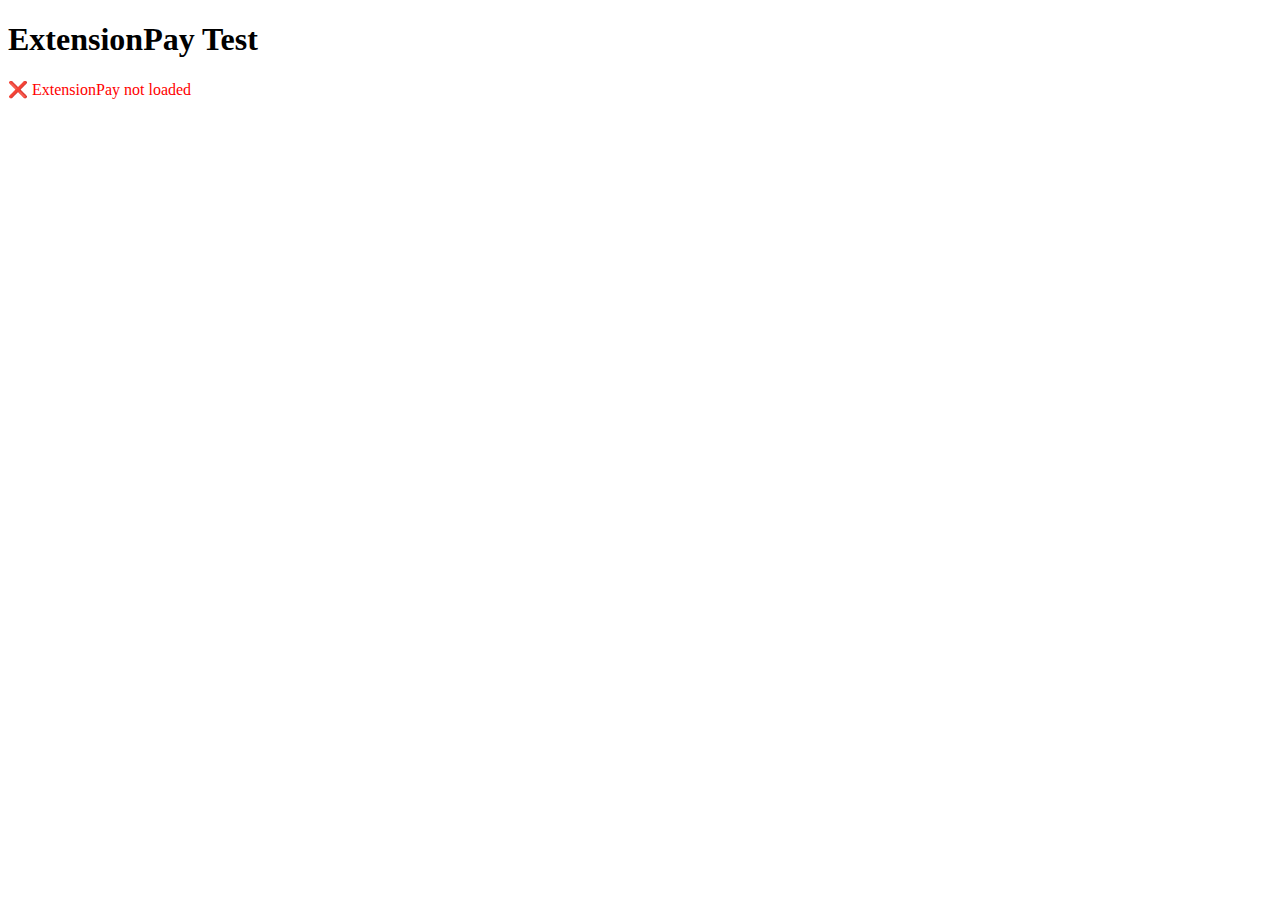
<file: test-extensionpay.html>
<!DOCTYPE html>
<html lang="en">
<head>
    <meta charset="UTF-8">
    <meta name="viewport" content="width=device-width, initial-scale=1.0">
    <title>ExtensionPay Test</title>
</head>
<body>
    <h1>ExtensionPay Test</h1>
    <div id="status">Loading...</div>
    <button id="testButton" style="display: none;">Test ExtensionPay</button>
    
    <script src="extensionpay-config.js"></script>
    <script src="js/extpay.js"></script>
    <script>
        // Test ExtensionPay loading
        document.addEventListener('DOMContentLoaded', async () => {
            const statusDiv = document.getElementById('status');
            const testButton = document.getElementById('testButton');
            
            try {
                // Check if ExtensionPay is loaded
                if (window.ExtPay) {
                    statusDiv.textContent = '✅ ExtensionPay loaded successfully';
                    statusDiv.style.color = 'green';
                    
                    // Test ExtensionPay initialization
                    const extpay = window.ExtPay('test-extension-id');
                    statusDiv.textContent += '\n✅ ExtensionPay initialized';
                    
                    // Test getting user
                    try {
                        const user = await extpay.getUser();
                        statusDiv.textContent += `\n✅ User data: ${JSON.stringify(user, null, 2)}`;
                    } catch (error) {
                        statusDiv.textContent += `\n⚠️ User data error: ${error.message}`;
                    }
                    
                    // Show test button
                    testButton.style.display = 'block';
                    
                } else {
                    statusDiv.textContent = '❌ ExtensionPay not loaded';
                    statusDiv.style.color = 'red';
                }
            } catch (error) {
                statusDiv.textContent = `❌ Error: ${error.message}`;
                statusDiv.style.color = 'red';
            }
        });
        
        // Test button click
        document.getElementById('testButton').addEventListener('click', async () => {
            const extpay = window.ExtPay('test-extension-id');
            try {
                const plans = await extpay.getPlans();
                alert(`Plans: ${JSON.stringify(plans, null, 2)}`);
            } catch (error) {
                alert(`Error: ${error.message}`);
            }
        });
    </script>
</body>
</html>
</file>
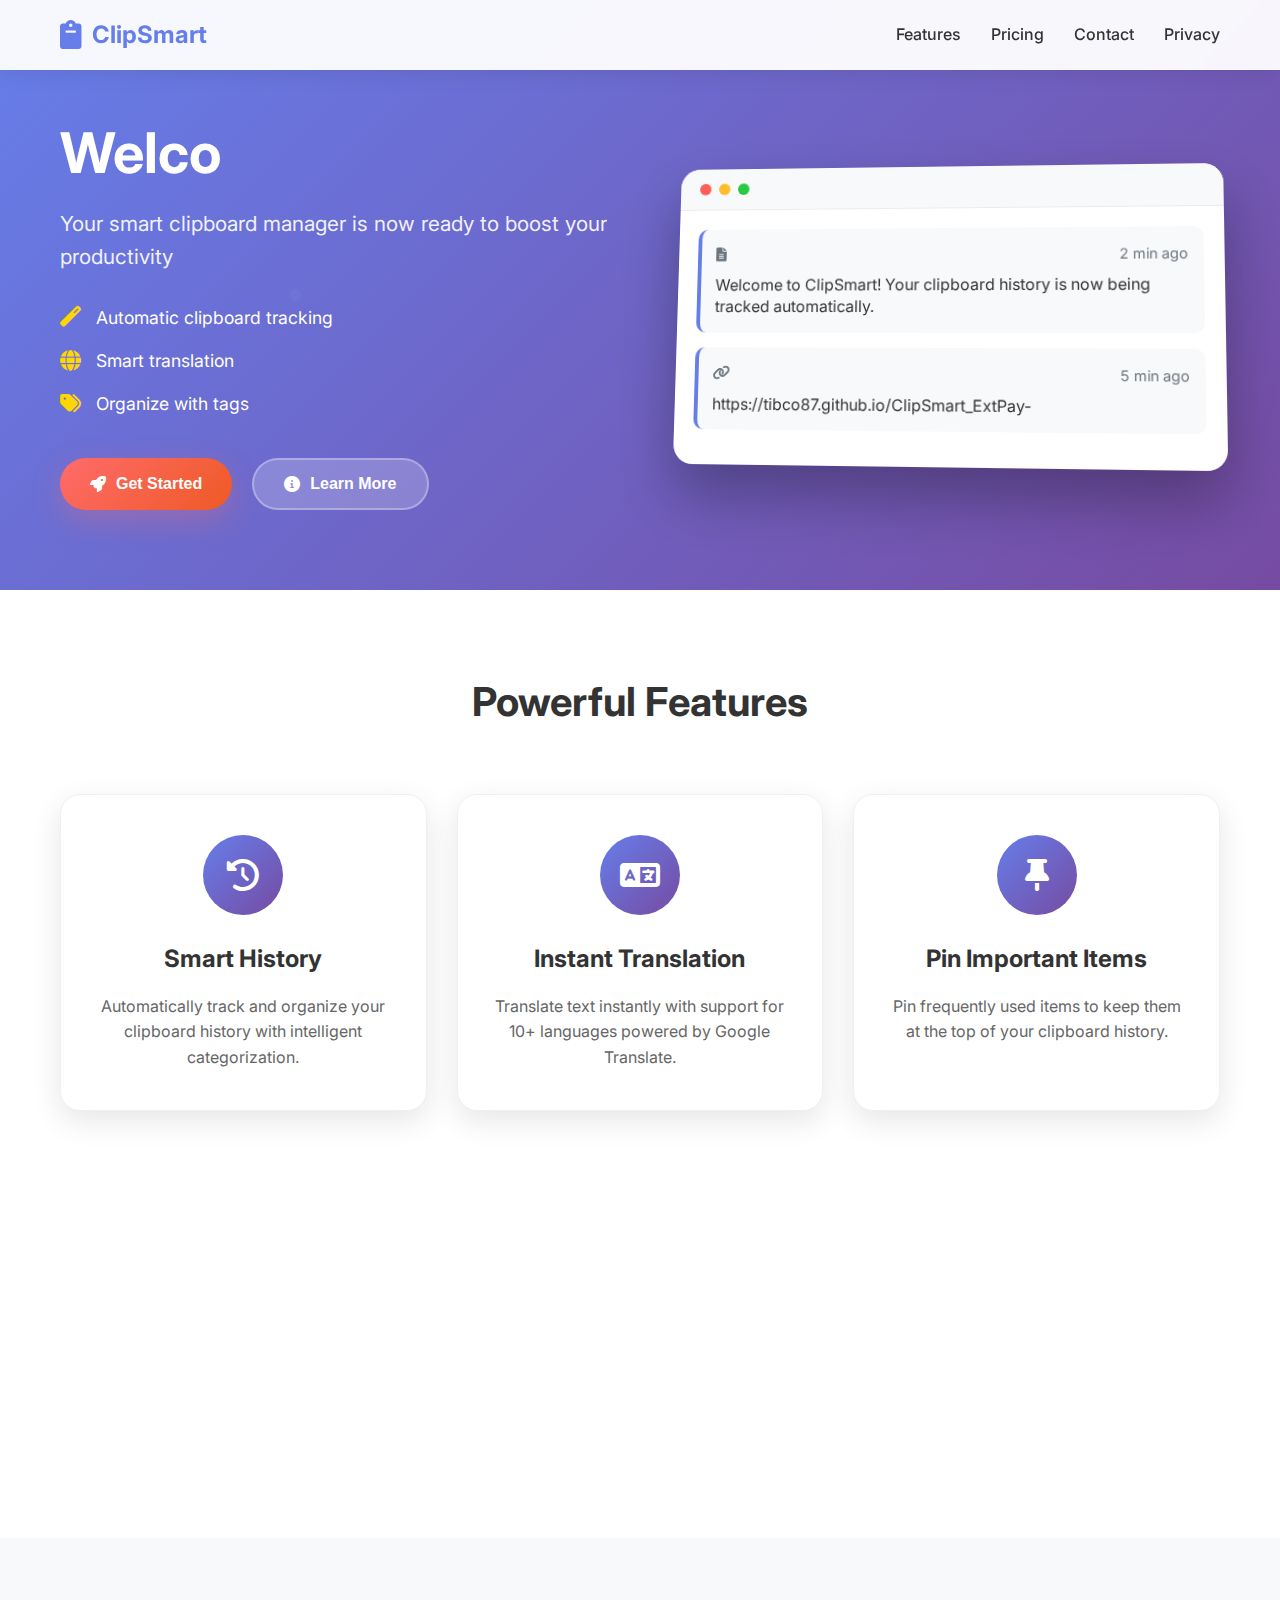
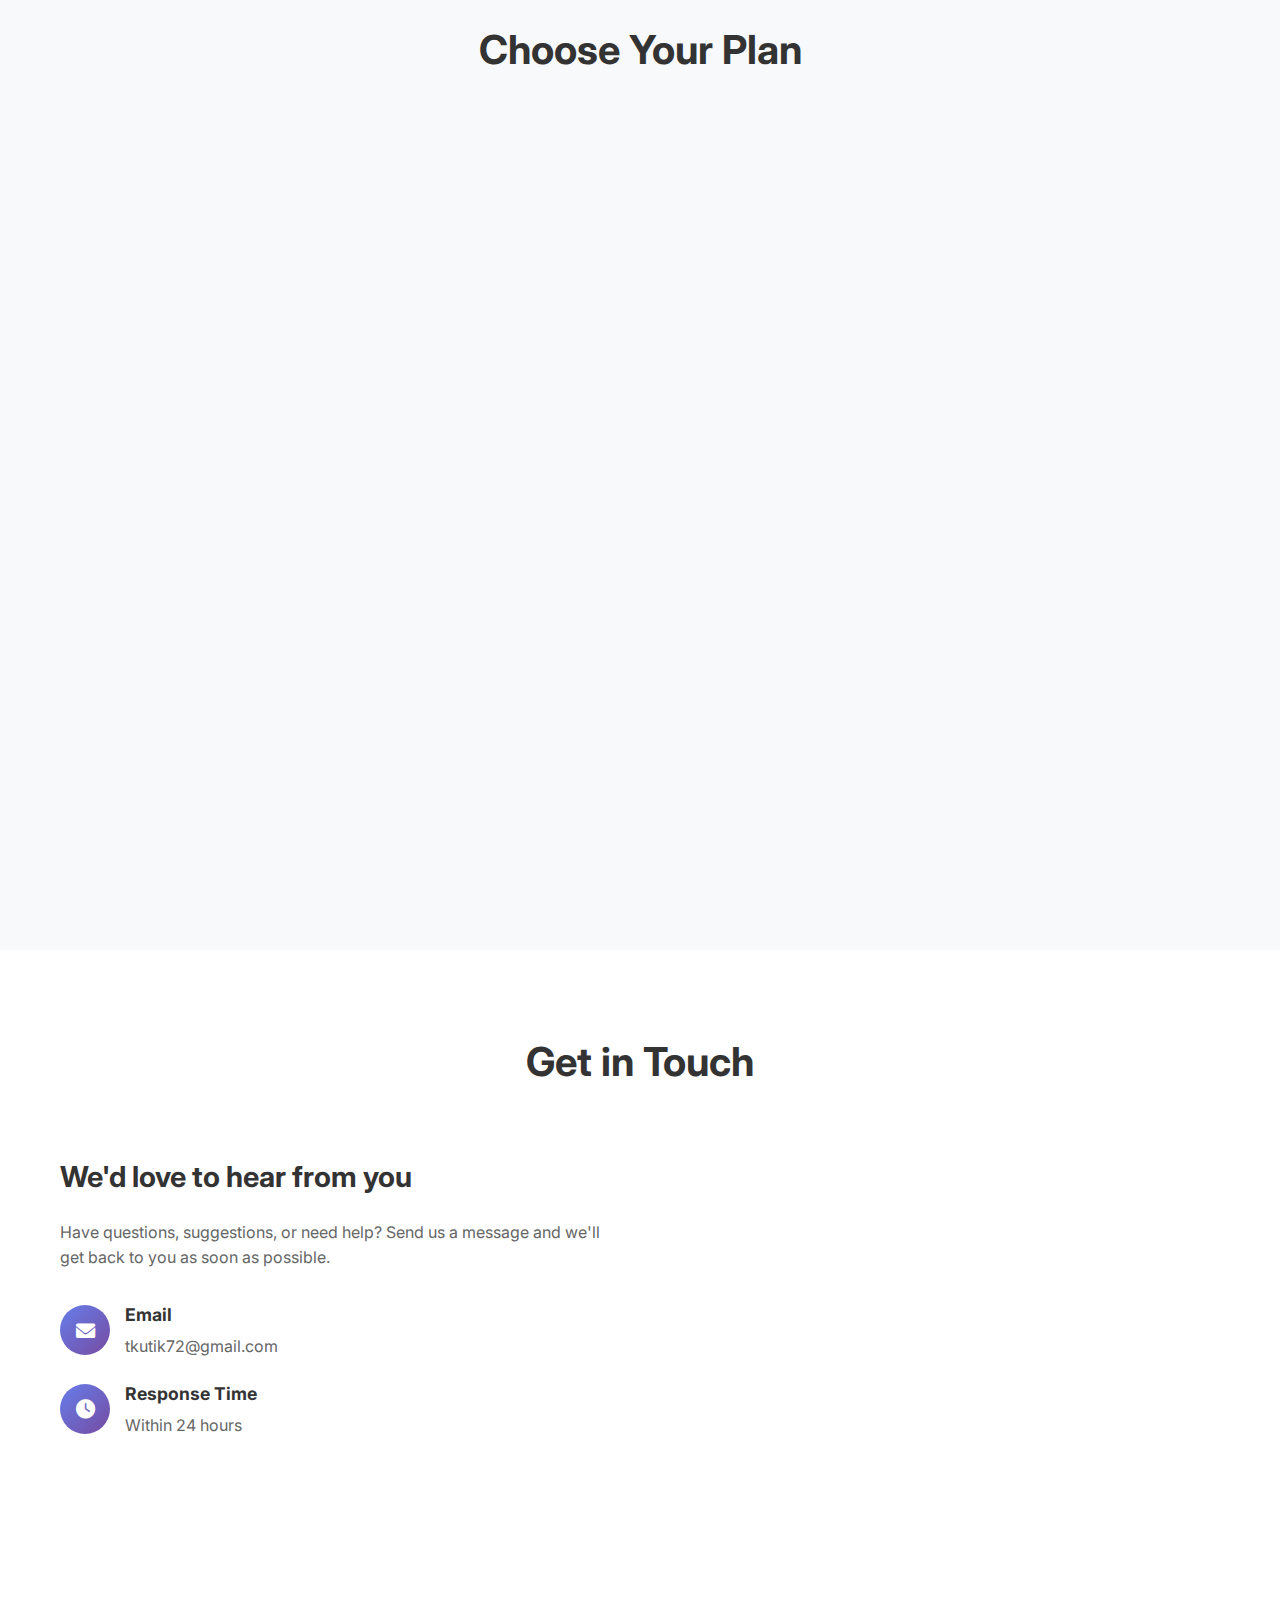
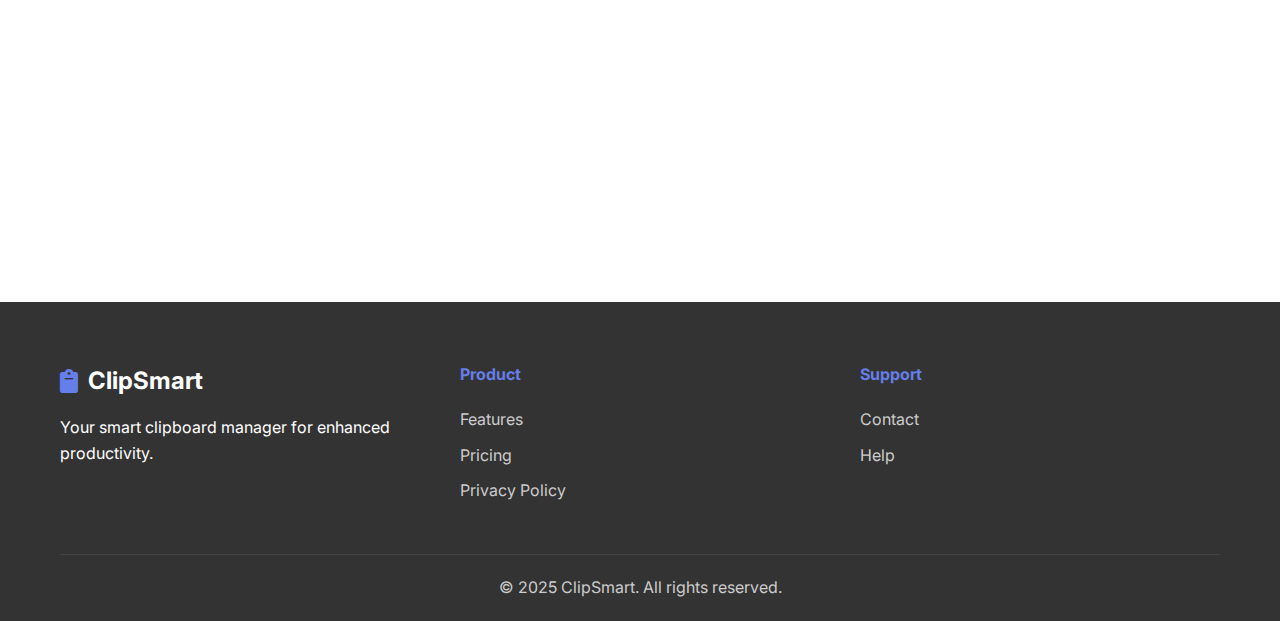
<file: welcome.html>
<!DOCTYPE html>
<html lang="en">
<head>
    <meta charset="UTF-8">
    <meta name="viewport" content="width=device-width, initial-scale=1.0">
    <title>Welcome to ClipSmart - Smart Clipboard Manager</title>
    <link rel="stylesheet" href="welcome.css">
    <link href="https://fonts.googleapis.com/css2?family=Inter:wght@300;400;500;600;700&display=swap" rel="stylesheet">
    <link rel="stylesheet" href="https://cdnjs.cloudflare.com/ajax/libs/font-awesome/6.0.0/css/all.min.css">
</head>
<body>
    <!-- Navigation -->
    <nav class="navbar">
        <div class="nav-container">
            <div class="nav-logo">
                <i class="fas fa-clipboard"></i>
                <span>ClipSmart</span>
            </div>
            <div class="nav-links">
                <a href="#features">Features</a>
                <a href="#pricing">Pricing</a>
                <a href="#contact">Contact</a>
                <a href="privacy.html" target="_blank">Privacy</a>
            </div>
        </div>
    </nav>

    <!-- Hero Section -->
    <section class="hero">
        <div class="hero-container">
            <div class="hero-content">
                <h1>Welcome to ClipSmart! 🎉</h1>
                <p class="hero-subtitle">Your smart clipboard manager is now ready to boost your productivity</p>
                <div class="hero-features">
                    <div class="feature-item">
                        <i class="fas fa-magic"></i>
                        <span>Automatic clipboard tracking</span>
                    </div>
                    <div class="feature-item">
                        <i class="fas fa-globe"></i>
                        <span>Smart translation</span>
                    </div>
                    <div class="feature-item">
                        <i class="fas fa-tags"></i>
                        <span>Organize with tags</span>
                    </div>
                </div>
                <div class="hero-actions">
                    <button class="btn-primary" onclick="openExtension()">
                        <i class="fas fa-rocket"></i>
                        Get Started
                    </button>
                    <button class="btn-secondary" onclick="scrollToFeatures()">
                        <i class="fas fa-info-circle"></i>
                        Learn More
                    </button>
                </div>
            </div>
            <div class="hero-image">
                <div class="mockup">
                    <div class="mockup-header">
                        <div class="mockup-dots">
                            <span></span>
                            <span></span>
                            <span></span>
                        </div>
                    </div>
                    <div class="mockup-content">
                        <div class="clipboard-item">
                            <div class="item-header">
                                <i class="fas fa-file-text"></i>
                                <span>2 min ago</span>
                            </div>
                            <div class="item-text">Welcome to ClipSmart! Your clipboard history is now being tracked automatically.</div>
                        </div>
                        <div class="clipboard-item">
                            <div class="item-header">
                                <i class="fas fa-link"></i>
                                <span>5 min ago</span>
                            </div>
                            <div class="item-text">https://tibco87.github.io/ClipSmart_ExtPay-</div>
                        </div>
                    </div>
                </div>
            </div>
        </div>
    </section>

    <!-- Features Section -->
    <section id="features" class="features">
        <div class="container">
            <h2>Powerful Features</h2>
            <div class="features-grid">
                <div class="feature-card">
                    <div class="feature-icon">
                        <i class="fas fa-history"></i>
                    </div>
                    <h3>Smart History</h3>
                    <p>Automatically track and organize your clipboard history with intelligent categorization.</p>
                </div>
                <div class="feature-card">
                    <div class="feature-icon">
                        <i class="fas fa-language"></i>
                    </div>
                    <h3>Instant Translation</h3>
                    <p>Translate text instantly with support for 10+ languages powered by Google Translate.</p>
                </div>
                <div class="feature-card">
                    <div class="feature-icon">
                        <i class="fas fa-thumbtack"></i>
                    </div>
                    <h3>Pin Important Items</h3>
                    <p>Pin frequently used items to keep them at the top of your clipboard history.</p>
                </div>
                <div class="feature-card">
                    <div class="feature-icon">
                        <i class="fas fa-search"></i>
                    </div>
                    <h3>Smart Search</h3>
                    <p>Find any clipboard item instantly with powerful search and filtering capabilities.</p>
                </div>
                <div class="feature-card">
                    <div class="feature-icon">
                        <i class="fas fa-palette"></i>
                    </div>
                    <h3>Dark Mode</h3>
                    <p>Switch between light and dark themes to match your preferences and reduce eye strain.</p>
                </div>
                <div class="feature-card">
                    <div class="feature-icon">
                        <i class="fas fa-keyboard"></i>
                    </div>
                    <h3>Keyboard Shortcuts</h3>
                    <p>Access your clipboard quickly with customizable keyboard shortcuts.</p>
                </div>
            </div>
        </div>
    </section>

    <!-- Pricing Section -->
    <section id="pricing" class="pricing">
        <div class="container">
            <h2>Choose Your Plan</h2>
            <div class="pricing-grid">
                <div class="pricing-card">
                    <div class="pricing-header">
                        <h3>Free</h3>
                        <div class="price">$0</div>
                        <p>Perfect for getting started</p>
                    </div>
                    <ul class="pricing-features">
                        <li><i class="fas fa-check"></i> 20 clipboard items</li>
                        <li><i class="fas fa-check"></i> 50 translations per month</li>
                        <li><i class="fas fa-check"></i> Basic search</li>
                        <li><i class="fas fa-check"></i> Dark/Light theme</li>
                        <li><i class="fas fa-check"></i> Keyboard shortcuts</li>
                    </ul>
                </div>
                <div class="pricing-card featured">
                    <div class="pricing-badge">Most Popular</div>
                    <div class="pricing-header">
                        <h3>Pro</h3>
                        <div class="price">€3.99<span>/month</span></div>
                        <p>For power users and professionals</p>
                    </div>
                    <ul class="pricing-features">
                        <li><i class="fas fa-check"></i> Unlimited clipboard items</li>
                        <li><i class="fas fa-check"></i> Unlimited translations</li>
                        <li><i class="fas fa-check"></i> Advanced search & filters</li>
                        <li><i class="fas fa-check"></i> Smart tagging system</li>
                        <li><i class="fas fa-check"></i> Export to TXT/CSV/JSON</li>
                        <li><i class="fas fa-check"></i> Priority support</li>
                        <li><i class="fas fa-check"></i> Auto-cleanup settings</li>
                        <li><i class="fas fa-check"></i> Multi-language support</li>
                    </ul>
                    <button class="btn-primary" onclick="upgradeToPro()">
                        <i class="fas fa-crown"></i>
                        Upgrade to Pro
                    </button>
                </div>
            </div>
        </div>
    </section>

    <!-- Contact Section -->
    <section id="contact" class="contact">
        <div class="container">
            <h2>Get in Touch</h2>
            <div class="contact-content">
                <div class="contact-info">
                    <h3>We'd love to hear from you</h3>
                    <p>Have questions, suggestions, or need help? Send us a message and we'll get back to you as soon as possible.</p>
                    <div class="contact-methods">
                        <div class="contact-method">
                            <i class="fas fa-envelope"></i>
                            <div>
                                <h4>Email</h4>
                                <p>tkutik72@gmail.com</p>
                            </div>
                        </div>
                        <div class="contact-method">
                            <i class="fas fa-clock"></i>
                            <div>
                                <h4>Response Time</h4>
                                <p>Within 24 hours</p>
                            </div>
                        </div>
                    </div>
                </div>
                <form class="contact-form" id="contactForm" action="https://formspree.io/f/mqalbkko" method="POST">
                    <div class="form-group">
                        <label for="name">Name</label>
                        <input type="text" id="name" name="name" required>
                    </div>
                    <div class="form-group">
                        <label for="email">Email</label>
                        <input type="email" id="email" name="email" required>
                    </div>
                    <div class="form-group">
                        <label for="subject">Subject</label>
                        <select id="subject" name="subject" required>
                            <option value="">Select a subject</option>
                            <option value="general">General Question</option>
                            <option value="support">Technical Support</option>
                            <option value="feature">Feature Request</option>
                            <option value="bug">Bug Report</option>
                            <option value="billing">Billing Question</option>
                        </select>
                    </div>
                    <div class="form-group">
                        <label for="message">Message</label>
                        <textarea id="message" name="message" rows="5" required></textarea>
                    </div>
                    <button type="submit" class="btn-primary">
                        <i class="fas fa-paper-plane"></i>
                        Send Message
                    </button>
                </form>
            </div>
        </div>
    </section>

    <!-- Footer -->
    <footer class="footer">
        <div class="container">
            <div class="footer-content">
                <div class="footer-section">
                    <div class="footer-logo">
                        <i class="fas fa-clipboard"></i>
                        <span>ClipSmart</span>
                    </div>
                    <p>Your smart clipboard manager for enhanced productivity.</p>
                </div>
                <div class="footer-section">
                    <h4>Product</h4>
                    <ul>
                        <li><a href="#features">Features</a></li>
                        <li><a href="#pricing">Pricing</a></li>
                        <li><a href="privacy.html" target="_blank">Privacy Policy</a></li>
                    </ul>
                </div>
                <div class="footer-section">
                    <h4>Support</h4>
                    <ul>
                        <li><a href="#contact">Contact</a></li>
                        <li><a href="#" onclick="openExtension()">Help</a></li>
                    </ul>
                </div>
            </div>
            <div class="footer-bottom">
                <p>&copy; 2025 ClipSmart. All rights reserved.</p>
            </div>
        </div>
    </footer>
    <script src="welcome.js"></script>
</body>
</html>
</file>
<file: welcome.css>
/* Reset and Base Styles */
* {
    margin: 0;
    padding: 0;
    box-sizing: border-box;
}

body {
    font-family: 'Inter', -apple-system, BlinkMacSystemFont, 'Segoe UI', Roboto, sans-serif;
    line-height: 1.6;
    color: #333;
    background: linear-gradient(135deg, #667eea 0%, #764ba2 100%);
    min-height: 100vh;
}

.container {
    max-width: 1200px;
    margin: 0 auto;
    padding: 0 20px;
}

/* Navigation */
.navbar {
    background: rgba(255, 255, 255, 0.95);
    backdrop-filter: blur(10px);
    position: fixed;
    top: 0;
    left: 0;
    right: 0;
    z-index: 1000;
    box-shadow: 0 2px 20px rgba(0, 0, 0, 0.1);
}

.nav-container {
    max-width: 1200px;
    margin: 0 auto;
    padding: 0 20px;
    display: flex;
    justify-content: space-between;
    align-items: center;
    height: 70px;
}

.nav-logo {
    display: flex;
    align-items: center;
    font-size: 1.5rem;
    font-weight: 700;
    color: #667eea;
}

.nav-logo i {
    margin-right: 10px;
    font-size: 1.8rem;
}

.nav-links {
    display: flex;
    gap: 30px;
}

.nav-links a {
    text-decoration: none;
    color: #333;
    font-weight: 500;
    transition: color 0.3s ease;
}

.nav-links a:hover {
    color: #667eea;
}

/* Hero Section */
.hero {
    padding: 120px 0 80px;
    background: linear-gradient(135deg, #667eea 0%, #764ba2 100%);
    color: white;
    position: relative;
    overflow: hidden;
}

.hero::before {
    content: '';
    position: absolute;
    top: 0;
    left: 0;
    right: 0;
    bottom: 0;
    background: url('data:image/svg+xml,<svg xmlns="http://www.w3.org/2000/svg" viewBox="0 0 100 100"><defs><pattern id="grain" width="100" height="100" patternUnits="userSpaceOnUse"><circle cx="50" cy="50" r="1" fill="white" opacity="0.1"/></pattern></defs><rect width="100" height="100" fill="url(%23grain)"/></svg>');
    opacity: 0.3;
}

.hero-container {
    max-width: 1200px;
    margin: 0 auto;
    padding: 0 20px;
    display: grid;
    grid-template-columns: 1fr 1fr;
    gap: 60px;
    align-items: center;
    position: relative;
    z-index: 1;
}

.hero h1 {
    font-size: 3.5rem;
    font-weight: 700;
    margin-bottom: 20px;
    line-height: 1.2;
}

.hero-subtitle {
    font-size: 1.3rem;
    margin-bottom: 30px;
    opacity: 0.9;
}

.hero-features {
    display: flex;
    flex-direction: column;
    gap: 15px;
    margin-bottom: 40px;
}

.feature-item {
    display: flex;
    align-items: center;
    gap: 15px;
    font-size: 1.1rem;
}

.feature-item i {
    font-size: 1.3rem;
    color: #ffd700;
}

.hero-actions {
    display: flex;
    gap: 20px;
    flex-wrap: wrap;
}

.btn-primary, .btn-secondary {
    padding: 15px 30px;
    border: none;
    border-radius: 50px;
    font-size: 1rem;
    font-weight: 600;
    cursor: pointer;
    transition: all 0.3s ease;
    display: flex;
    align-items: center;
    gap: 10px;
    text-decoration: none;
}

.btn-primary {
    background: linear-gradient(135deg, #ff6b6b, #ee5a24);
    color: white;
    box-shadow: 0 10px 30px rgba(255, 107, 107, 0.3);
}

.btn-primary:hover {
    transform: translateY(-2px);
    box-shadow: 0 15px 40px rgba(255, 107, 107, 0.4);
}

.btn-secondary {
    background: rgba(255, 255, 255, 0.2);
    color: white;
    border: 2px solid rgba(255, 255, 255, 0.3);
}

.btn-secondary:hover {
    background: rgba(255, 255, 255, 0.3);
    transform: translateY(-2px);
}

/* Mockup */
.mockup {
    background: white;
    border-radius: 20px;
    box-shadow: 0 30px 60px rgba(0, 0, 0, 0.3);
    overflow: hidden;
    transform: perspective(1000px) rotateY(-5deg) rotateX(5deg);
    transition: transform 0.3s ease;
}

.mockup:hover {
    transform: perspective(1000px) rotateY(-2deg) rotateX(2deg);
}

.mockup-header {
    background: #f8f9fa;
    padding: 15px 20px;
    border-bottom: 1px solid #e9ecef;
}

.mockup-dots {
    display: flex;
    gap: 8px;
}

.mockup-dots span {
    width: 12px;
    height: 12px;
    border-radius: 50%;
    background: #dee2e6;
}

.mockup-dots span:nth-child(1) { background: #ff5f57; }
.mockup-dots span:nth-child(2) { background: #ffbd2e; }
.mockup-dots span:nth-child(3) { background: #28ca42; }

.mockup-content {
    padding: 20px;
}

.clipboard-item {
    background: #f8f9fa;
    border-radius: 10px;
    padding: 15px;
    margin-bottom: 15px;
    border-left: 4px solid #667eea;
}

.item-header {
    display: flex;
    justify-content: space-between;
    align-items: center;
    margin-bottom: 8px;
    font-size: 0.9rem;
    color: #6c757d;
}

.item-text {
    color: #333;
    line-height: 1.4;
}

/* Features Section */
.features {
    padding: 80px 0;
    background: white;
}

.features h2 {
    text-align: center;
    font-size: 2.5rem;
    margin-bottom: 60px;
    color: #333;
}

.features-grid {
    display: grid;
    grid-template-columns: repeat(auto-fit, minmax(350px, 1fr));
    gap: 30px;
}

.feature-card {
    background: white;
    padding: 40px 30px;
    border-radius: 20px;
    box-shadow: 0 10px 30px rgba(0, 0, 0, 0.1);
    text-align: center;
    transition: transform 0.3s ease, box-shadow 0.3s ease;
    border: 1px solid #f0f0f0;
}

.feature-card:hover {
    transform: translateY(-5px);
    box-shadow: 0 20px 40px rgba(0, 0, 0, 0.15);
}

.feature-icon {
    width: 80px;
    height: 80px;
    background: linear-gradient(135deg, #667eea, #764ba2);
    border-radius: 50%;
    display: flex;
    align-items: center;
    justify-content: center;
    margin: 0 auto 25px;
}

.feature-icon i {
    font-size: 2rem;
    color: white;
}

.feature-card h3 {
    font-size: 1.5rem;
    margin-bottom: 15px;
    color: #333;
}

.feature-card p {
    color: #666;
    line-height: 1.6;
}

/* Pricing Section */
.pricing {
    padding: 80px 0;
    background: #f8f9fa;
}

.pricing h2 {
    text-align: center;
    font-size: 2.5rem;
    margin-bottom: 60px;
    color: #333;
}

.pricing-grid {
    display: grid;
    grid-template-columns: repeat(auto-fit, minmax(300px, 1fr));
    gap: 30px;
    max-width: 800px;
    margin: 0 auto;
}

.pricing-card {
    background: white;
    border-radius: 20px;
    padding: 40px 30px;
    box-shadow: 0 10px 30px rgba(0, 0, 0, 0.1);
    position: relative;
    transition: transform 0.3s ease;
}

.pricing-card:hover {
    transform: translateY(-5px);
}

.pricing-card.featured {
    border: 3px solid #667eea;
    transform: scale(1.05);
}

.pricing-badge {
    position: absolute;
    top: -15px;
    left: 50%;
    transform: translateX(-50%);
    background: linear-gradient(135deg, #667eea, #764ba2);
    color: white;
    padding: 8px 20px;
    border-radius: 20px;
    font-size: 0.9rem;
    font-weight: 600;
}

.pricing-header {
    text-align: center;
    margin-bottom: 30px;
}

.pricing-header h3 {
    font-size: 1.8rem;
    margin-bottom: 10px;
    color: #333;
}

.price {
    font-size: 3rem;
    font-weight: 700;
    color: #667eea;
    margin-bottom: 10px;
}

.price span {
    font-size: 1rem;
    color: #666;
}

.pricing-header p {
    color: #666;
}

.pricing-features {
    list-style: none;
    margin-bottom: 30px;
}

.pricing-features li {
    padding: 10px 0;
    display: flex;
    align-items: center;
    gap: 15px;
    color: #333;
}

.pricing-features i {
    color: #28ca42;
    font-size: 1.1rem;
}

/* Contact Section */
.contact {
    padding: 80px 0;
    background: white;
}

.contact h2 {
    text-align: center;
    font-size: 2.5rem;
    margin-bottom: 60px;
    color: #333;
}

.contact-content {
    display: grid;
    grid-template-columns: 1fr 1fr;
    gap: 60px;
    align-items: start;
}

.contact-info h3 {
    font-size: 1.8rem;
    margin-bottom: 20px;
    color: #333;
}

.contact-info p {
    color: #666;
    margin-bottom: 30px;
    line-height: 1.6;
}

.contact-methods {
    display: flex;
    flex-direction: column;
    gap: 20px;
}

.contact-method {
    display: flex;
    align-items: center;
    gap: 15px;
}

.contact-method i {
    width: 50px;
    height: 50px;
    background: linear-gradient(135deg, #667eea, #764ba2);
    border-radius: 50%;
    display: flex;
    align-items: center;
    justify-content: center;
    color: white;
    font-size: 1.2rem;
}

.contact-method h4 {
    font-size: 1.1rem;
    margin-bottom: 5px;
    color: #333;
}

.contact-method p {
    color: #666;
    margin: 0;
}

/* Contact Form */
.contact-form {
    background: #f8f9fa;
    padding: 40px;
    border-radius: 20px;
}

.form-group {
    margin-bottom: 25px;
}

.form-group label {
    display: block;
    margin-bottom: 8px;
    font-weight: 600;
    color: #333;
}

.form-group input,
.form-group select,
.form-group textarea {
    width: 100%;
    padding: 15px;
    border: 2px solid #e9ecef;
    border-radius: 10px;
    font-size: 1rem;
    transition: border-color 0.3s ease;
    font-family: inherit;
}

.form-group input:focus,
.form-group select:focus,
.form-group textarea:focus {
    outline: none;
    border-color: #667eea;
}

.form-group textarea {
    resize: vertical;
    min-height: 120px;
}

/* Footer */
.footer {
    background: #333;
    color: white;
    padding: 60px 0 20px;
}

.footer-content {
    display: grid;
    grid-template-columns: repeat(auto-fit, minmax(250px, 1fr));
    gap: 40px;
    margin-bottom: 40px;
}

.footer-logo {
    display: flex;
    align-items: center;
    font-size: 1.5rem;
    font-weight: 700;
    margin-bottom: 15px;
}

.footer-logo i {
    margin-right: 10px;
    color: #667eea;
}

.footer-section h4 {
    margin-bottom: 20px;
    color: #667eea;
}

.footer-section ul {
    list-style: none;
}

.footer-section ul li {
    margin-bottom: 10px;
}

.footer-section ul li a {
    color: #ccc;
    text-decoration: none;
    transition: color 0.3s ease;
}

.footer-section ul li a:hover {
    color: #667eea;
}

.footer-bottom {
    text-align: center;
    padding-top: 20px;
    border-top: 1px solid #444;
    color: #ccc;
}

/* Responsive Design */
@media (max-width: 768px) {
    .hero-container {
        grid-template-columns: 1fr;
        text-align: center;
    }
    
    .hero h1 {
        font-size: 2.5rem;
    }
    
    .nav-links {
        display: none;
    }
    
    .contact-content {
        grid-template-columns: 1fr;
    }
    
    .features-grid {
        grid-template-columns: 1fr;
    }
    
    .pricing-grid {
        grid-template-columns: 1fr;
    }
    
    .pricing-card.featured {
        transform: none;
    }
    
    .hero-actions {
        justify-content: center;
    }
}

@media (max-width: 480px) {
    .hero h1 {
        font-size: 2rem;
    }
    
    .hero-subtitle {
        font-size: 1.1rem;
    }
    
    .btn-primary, .btn-secondary {
        padding: 12px 24px;
        font-size: 0.9rem;
    }
    
    .feature-card {
        padding: 30px 20px;
    }
    
    .contact-form {
        padding: 30px 20px;
    }
}
</file>
<file: privacy.css>
/* Reset and Base Styles */
* {
    margin: 0;
    padding: 0;
    box-sizing: border-box;
}

body {
    font-family: 'Inter', -apple-system, BlinkMacSystemFont, 'Segoe UI', Roboto, sans-serif;
    line-height: 1.6;
    color: #333;
    background: #f8f9fa;
}

.container {
    max-width: 1200px;
    margin: 0 auto;
    padding: 0 20px;
}

/* Navigation */
.navbar {
    background: rgba(255, 255, 255, 0.95);
    backdrop-filter: blur(10px);
    position: fixed;
    top: 0;
    left: 0;
    right: 0;
    z-index: 1000;
    box-shadow: 0 2px 20px rgba(0, 0, 0, 0.1);
}

.nav-container {
    max-width: 1200px;
    margin: 0 auto;
    padding: 0 20px;
    display: flex;
    justify-content: space-between;
    align-items: center;
    height: 70px;
}

.nav-logo a {
    display: flex;
    align-items: center;
    font-size: 1.5rem;
    font-weight: 700;
    color: #667eea;
    text-decoration: none;
}

.nav-logo i {
    margin-right: 10px;
    font-size: 1.8rem;
}

.nav-links {
    display: flex;
    gap: 30px;
}

.nav-links a {
    text-decoration: none;
    color: #333;
    font-weight: 500;
    transition: color 0.3s ease;
    padding: 8px 16px;
    border-radius: 20px;
}

.nav-links a:hover,
.nav-links a.active {
    color: #667eea;
    background: rgba(102, 126, 234, 0.1);
}

/* Main Content */
.main-content {
    margin-top: 70px;
    padding: 60px 0;
    min-height: calc(100vh - 70px);
}

/* Privacy Header */
.privacy-header {
    text-align: center;
    margin-bottom: 60px;
    padding: 40px 0;
    background: linear-gradient(135deg, #667eea 0%, #764ba2 100%);
    color: white;
    border-radius: 20px;
    margin-bottom: 40px;
}

.privacy-header h1 {
    font-size: 3rem;
    font-weight: 700;
    margin-bottom: 10px;
}

.last-updated {
    font-size: 1.1rem;
    opacity: 0.9;
}

/* Privacy Content */
.privacy-content {
    background: white;
    border-radius: 20px;
    padding: 60px;
    box-shadow: 0 10px 30px rgba(0, 0, 0, 0.1);
    margin-bottom: 40px;
}

.privacy-section {
    margin-bottom: 50px;
}

.privacy-section:last-child {
    margin-bottom: 0;
}

.privacy-section h2 {
    font-size: 2rem;
    font-weight: 600;
    color: #333;
    margin-bottom: 20px;
    padding-bottom: 10px;
    border-bottom: 3px solid #667eea;
    display: inline-block;
}

.privacy-section h3 {
    font-size: 1.4rem;
    font-weight: 600;
    color: #444;
    margin: 25px 0 15px 0;
}

.privacy-section p {
    margin-bottom: 15px;
    color: #555;
    line-height: 1.7;
}

.privacy-section ul {
    margin: 15px 0;
    padding-left: 20px;
}

.privacy-section li {
    margin-bottom: 8px;
    color: #555;
    line-height: 1.6;
}

.privacy-section strong {
    color: #333;
    font-weight: 600;
}

/* Contact Info */
.contact-info {
    display: grid;
    grid-template-columns: repeat(auto-fit, minmax(250px, 1fr));
    gap: 20px;
    margin-top: 30px;
}

.contact-item {
    display: flex;
    align-items: center;
    gap: 15px;
    padding: 20px;
    background: #f8f9fa;
    border-radius: 15px;
    border-left: 4px solid #667eea;
}

.contact-item i {
    width: 50px;
    height: 50px;
    background: linear-gradient(135deg, #667eea, #764ba2);
    border-radius: 50%;
    display: flex;
    align-items: center;
    justify-content: center;
    color: white;
    font-size: 1.2rem;
}

.contact-item strong {
    display: block;
    margin-bottom: 5px;
    color: #333;
}

.contact-item p {
    margin: 0;
    color: #666;
}

/* Privacy Footer */
.privacy-footer {
    text-align: center;
    padding: 40px 0;
}

.btn-back {
    display: inline-flex;
    align-items: center;
    gap: 10px;
    padding: 15px 30px;
    background: linear-gradient(135deg, #667eea, #764ba2);
    color: white;
    text-decoration: none;
    border-radius: 50px;
    font-weight: 600;
    transition: all 0.3s ease;
    margin-bottom: 20px;
}

.btn-back:hover {
    transform: translateY(-2px);
    box-shadow: 0 10px 30px rgba(102, 126, 234, 0.3);
}

.footer-note {
    color: #666;
    font-style: italic;
    max-width: 600px;
    margin: 0 auto;
}

/* Footer */
.footer {
    background: #333;
    color: white;
    padding: 60px 0 20px;
}

.footer-content {
    display: grid;
    grid-template-columns: repeat(auto-fit, minmax(250px, 1fr));
    gap: 40px;
    margin-bottom: 40px;
}

.footer-logo {
    display: flex;
    align-items: center;
    font-size: 1.5rem;
    font-weight: 700;
    margin-bottom: 15px;
}

.footer-logo i {
    margin-right: 10px;
    color: #667eea;
}

.footer-section h4 {
    margin-bottom: 20px;
    color: #667eea;
}

.footer-section ul {
    list-style: none;
}

.footer-section ul li {
    margin-bottom: 10px;
}

.footer-section ul li a {
    color: #ccc;
    text-decoration: none;
    transition: color 0.3s ease;
}

.footer-section ul li a:hover {
    color: #667eea;
}

.footer-bottom {
    text-align: center;
    padding-top: 20px;
    border-top: 1px solid #444;
    color: #ccc;
}

/* Responsive Design */
@media (max-width: 768px) {
    .privacy-content {
        padding: 40px 30px;
    }
    
    .privacy-header h1 {
        font-size: 2.5rem;
    }
    
    .privacy-section h2 {
        font-size: 1.8rem;
    }
    
    .nav-links {
        display: none;
    }
    
    .contact-info {
        grid-template-columns: 1fr;
    }
    
    .main-content {
        padding: 40px 0;
    }
}

@media (max-width: 480px) {
    .privacy-content {
        padding: 30px 20px;
    }
    
    .privacy-header {
        padding: 30px 20px;
    }
    
    .privacy-header h1 {
        font-size: 2rem;
    }
    
    .privacy-section h2 {
        font-size: 1.6rem;
    }
    
    .privacy-section h3 {
        font-size: 1.2rem;
    }
    
    .btn-back {
        padding: 12px 24px;
        font-size: 0.9rem;
    }
}

/* Print Styles */
@media print {
    .navbar,
    .footer,
    .btn-back {
        display: none;
    }
    
    .main-content {
        margin-top: 0;
        padding: 0;
    }
    
    .privacy-content {
        box-shadow: none;
        border: 1px solid #ddd;
    }
    
    .privacy-header {
        background: #f8f9fa !important;
        color: #333 !important;
        border: 1px solid #ddd;
    }
    
    .contact-item {
        border: 1px solid #ddd;
    }
}

/* Accessibility */
@media (prefers-reduced-motion: reduce) {
    * {
        animation-duration: 0.01ms !important;
        animation-iteration-count: 1 !important;
        transition-duration: 0.01ms !important;
    }
}

/* High contrast mode */
@media (prefers-contrast: high) {
    .privacy-section h2 {
        border-bottom-color: #000;
    }
    
    .contact-item {
        border-left-color: #000;
    }
    
    .btn-back {
        background: #000;
        color: #fff;
    }
}

/* Dark mode support - Disabled to maintain light theme */
/* @media (prefers-color-scheme: dark) {
    body {
        background: #1a1a1a;
        color: #e0e0e0;
    }
    
    .privacy-content {
        background: #2d2d2d;
        color: #e0e0e0;
    }
    
    .privacy-section h2,
    .privacy-section h3 {
        color: #fff;
    }
    
    .privacy-section p,
    .privacy-section li {
        color: #ccc;
    }
    
    .contact-item {
        background: #3d3d3d;
    }
    
    .footer-note {
        color: #ccc;
    }
} */
</file>
